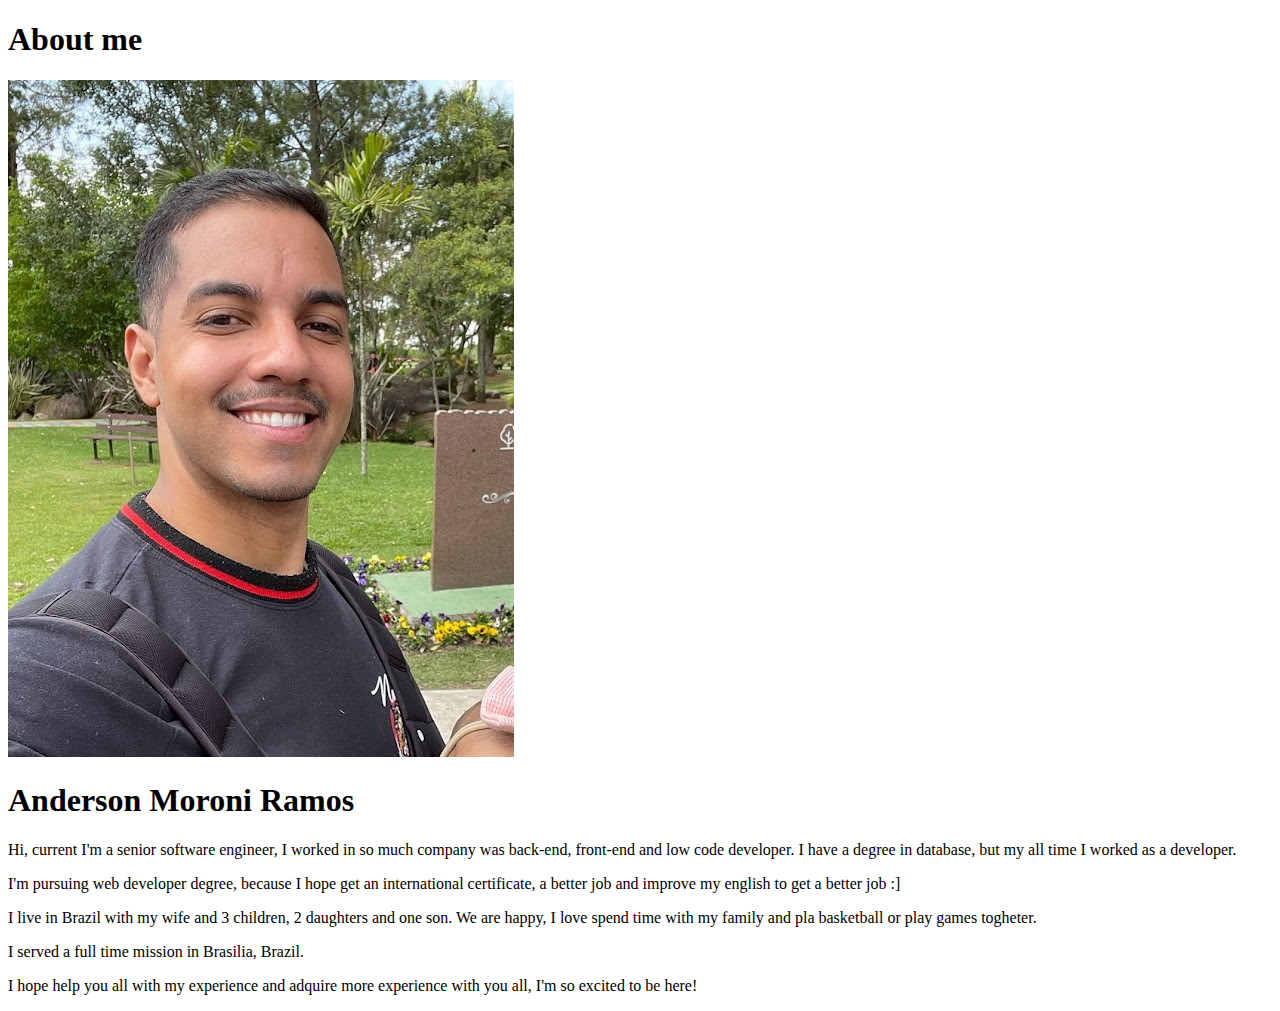
<file: aboutMe/index.html>
<!DOCTYPE html>
<html lang="en">
<head>
    <meta charset="UTF-8">
    <meta name="viewport" content="width=device-width, initial-scale=1.0">
    <title>All About Me</title>
</head>
<body>
    <h1>About me</h1>
    <img src="images/IMG_6504.jpg" alt="Me">
    <h1>Anderson Moroni Ramos</h1>
    <p>
        Hi, current I'm a senior software engineer, I worked in so much company was back-end, front-end and low code developer. I have a degree in database, but my all time I worked as a developer.
    </p>
    <p>
        I'm pursuing web developer degree, because I hope get an international certificate, a better job and improve my english to get a better job :]
    </p>
    <p>
        I live in Brazil with my wife and 3 children, 2 daughters and one son. We are happy, I love spend time with my family and pla basketball
        or play games togheter.
    </p>
    <p>
        I served a full time mission in Brasilia, Brazil. 
    </p>
    <p>
        I hope help you all with my experience and adquire more experience with you all, I'm so excited to be here!
    </p>

</body>
</html>
</file>
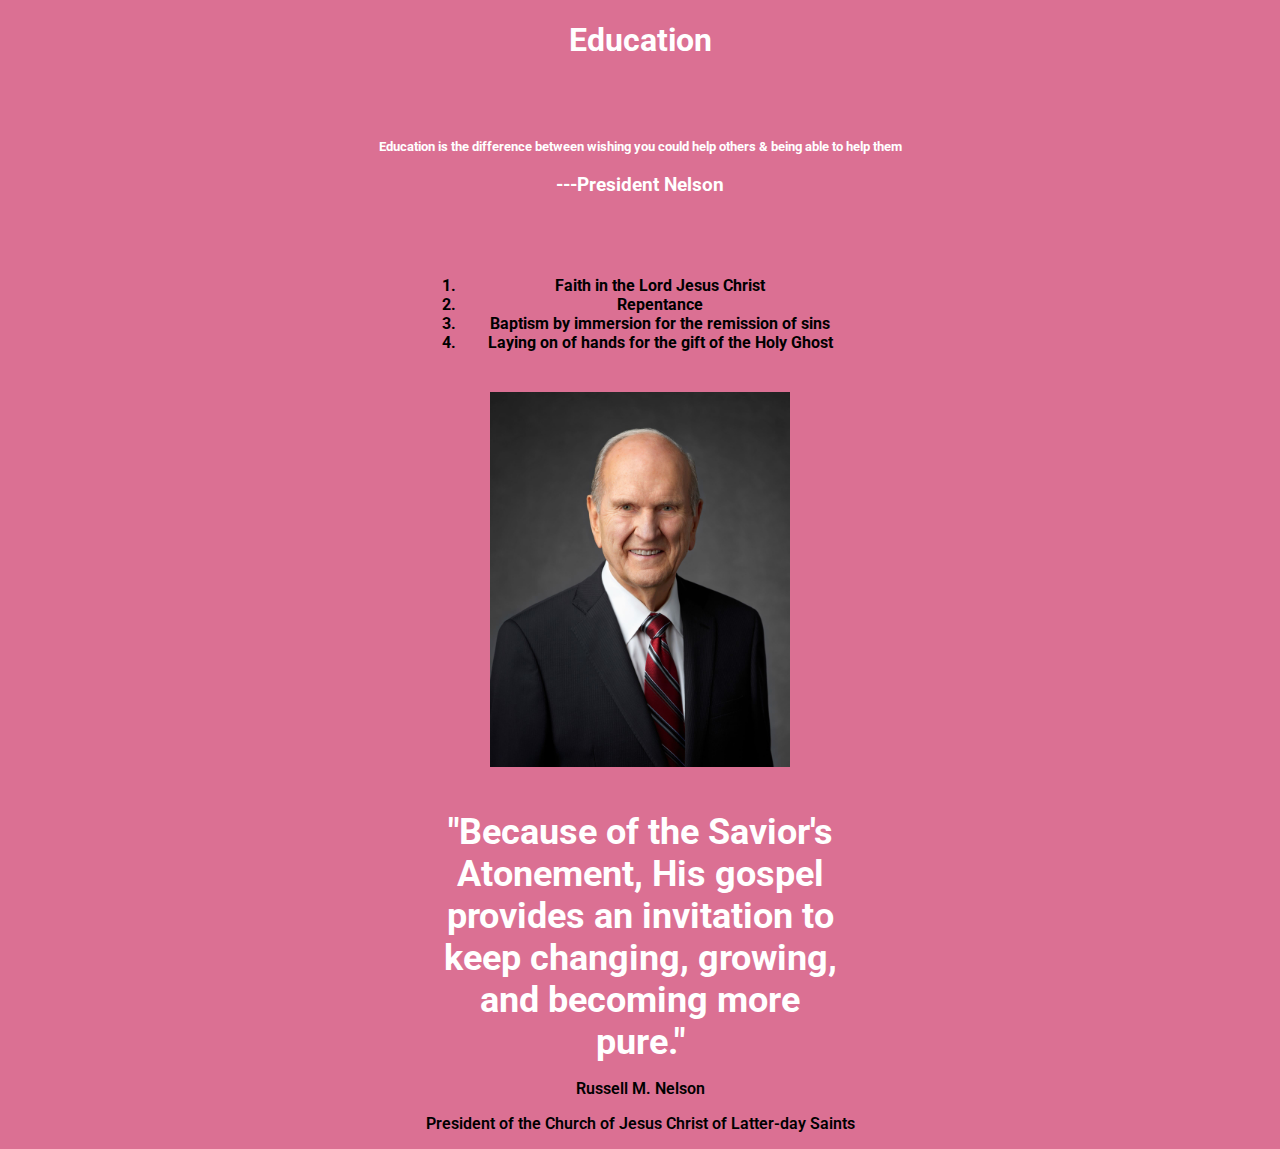
<file: Challenge/index.html>
<!DOCTYPE html>
<html lang="en">
<head>
    <meta charset="UTF-8">
    <meta name="viewport" content="width=device-width, initial-scale=1.0">
    <title>Document</title>
    <link rel="stylesheet" href="styles/style.css">
</head>
<body>
    <header>
        <h1>Education</h1>
        <h5>Education is the difference between wishing you could help others & being able to help them</h5>
        <h3>---President Nelson</h3>
    </header>
    <main>
        <ol>
            <li>Faith in the Lord Jesus Christ</li>
            <li>Repentance</li>
            <li>Baptism by immersion for the remission of sins</li>
            <li>Laying on of hands for the gift of the Holy Ghost</li>
        </ol>
        <img src="imagem/russel.jpeg" alt="Prophet">

        <h2>"Because of the Savior's Atonement, His gospel provides an invitation to keep changing, growing, and becoming more pure."</h2>
        <p>Russell M. Nelson</p>
        <p>President of the Church of Jesus Christ of Latter-day Saints</p>
    </main>
</body>
</html>
</file>
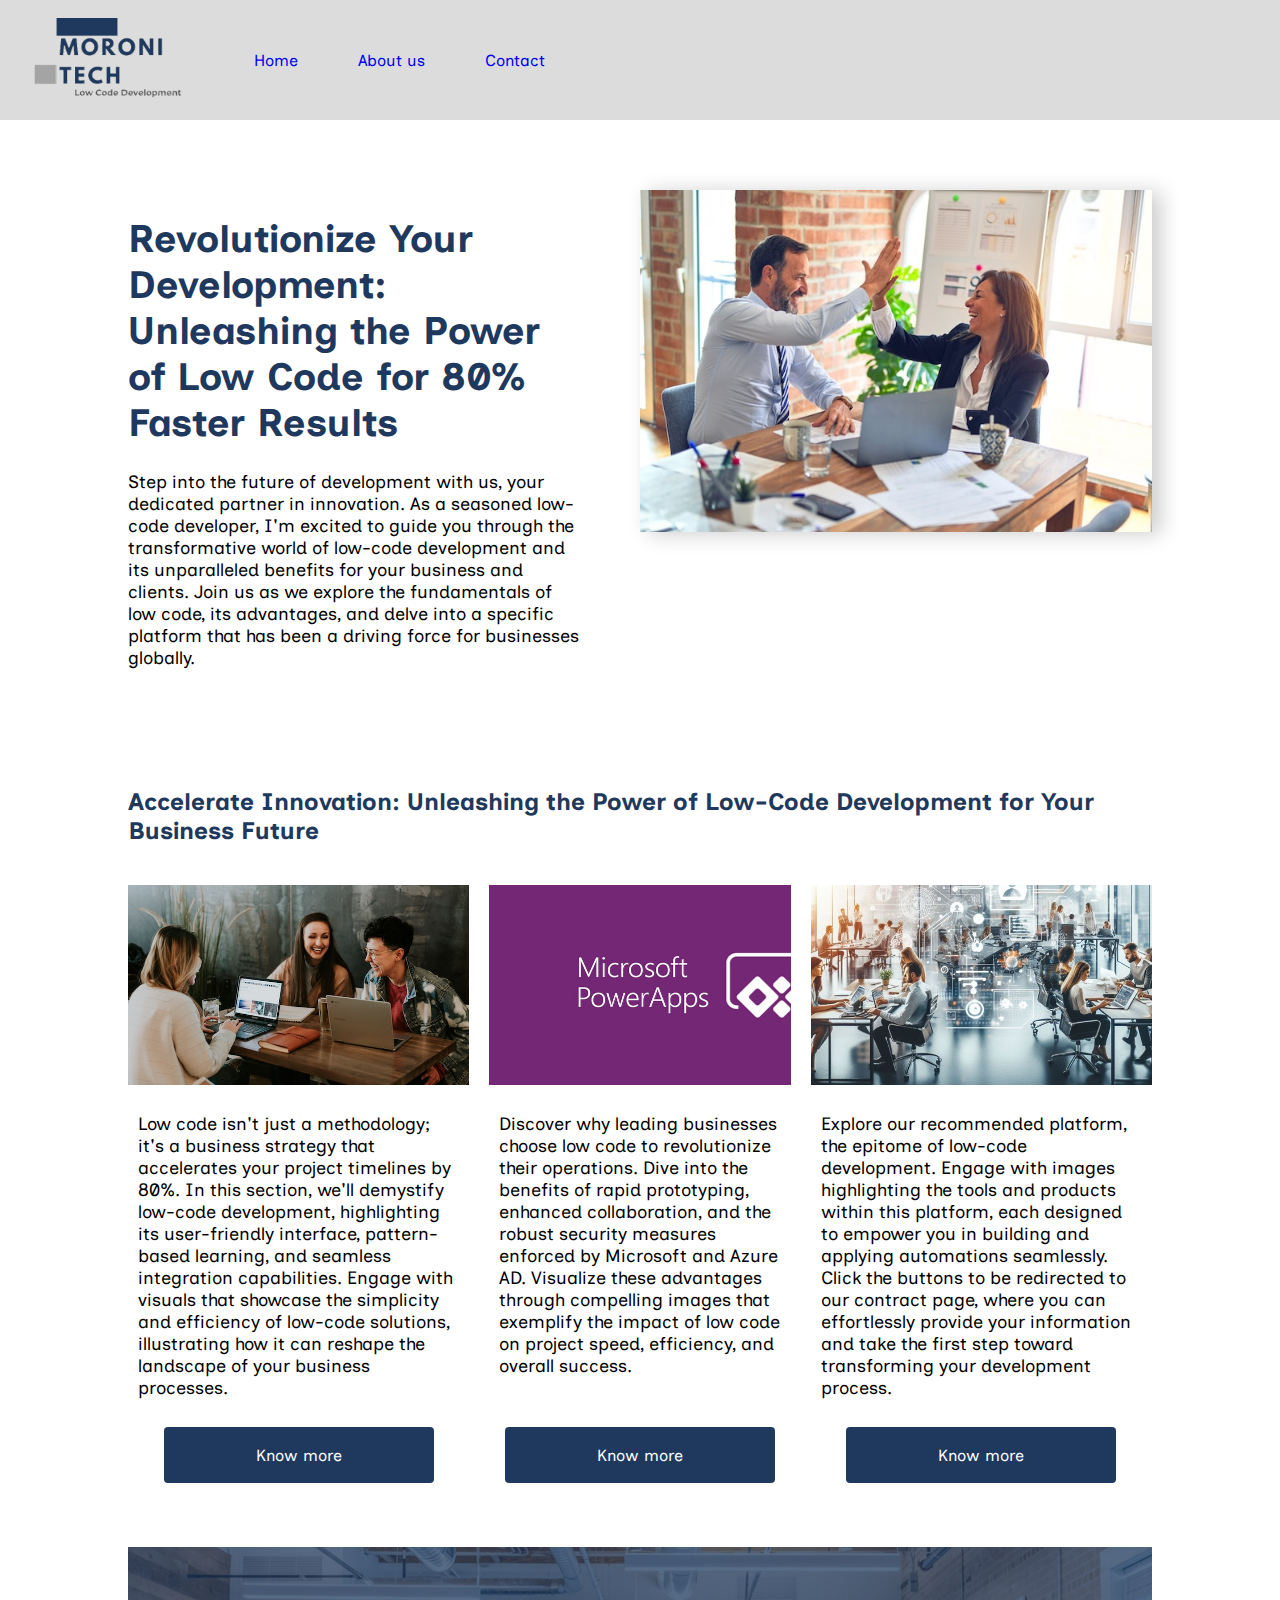
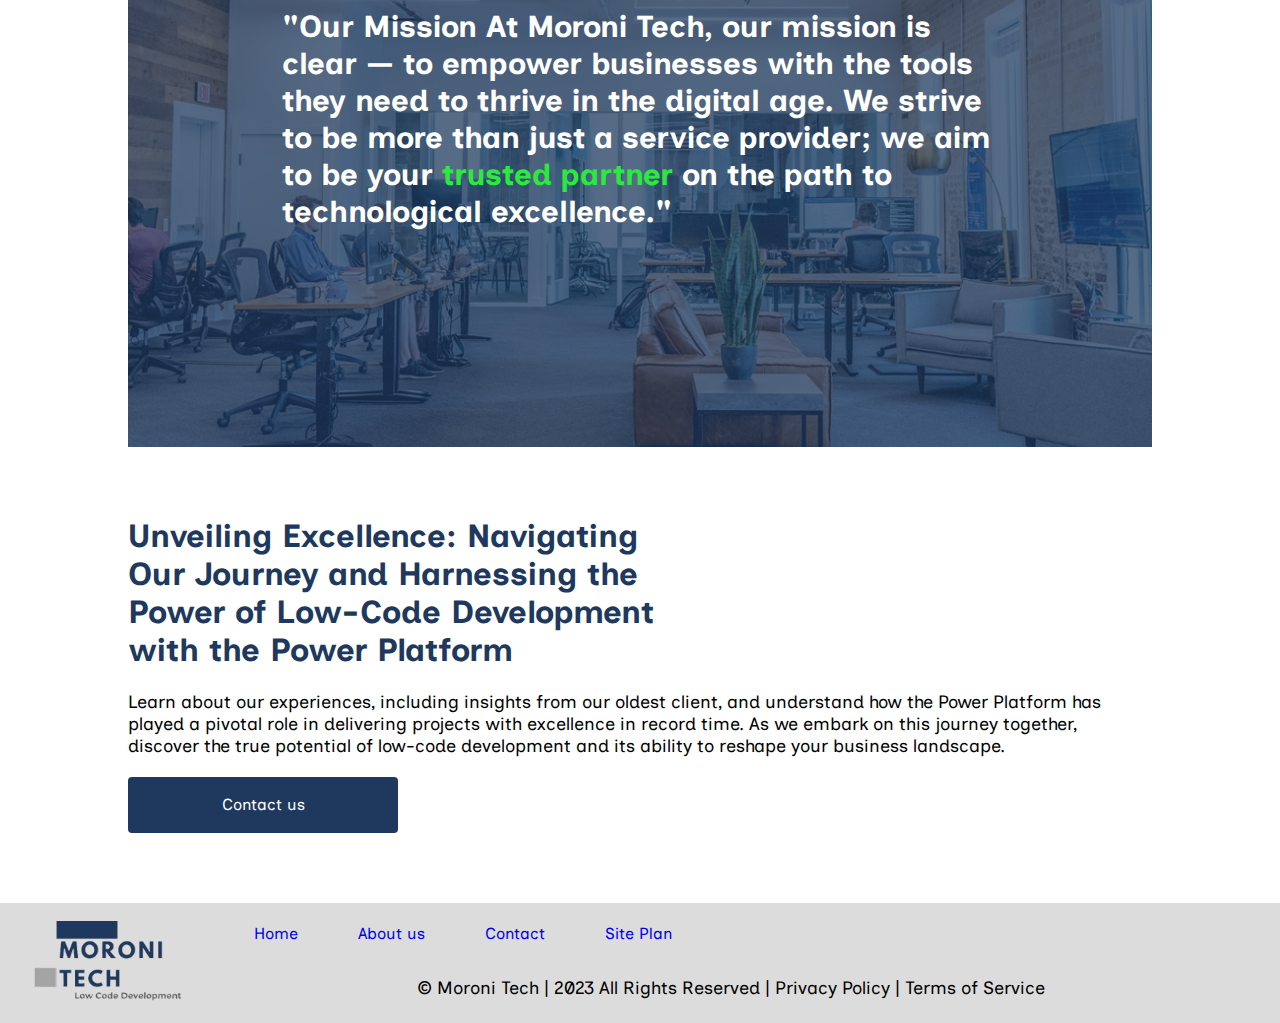
<file: lowcodecourse/index.html>
<!DOCTYPE html>
<html lang="en">
<head>
    <meta charset="UTF-8">
    <meta content="width=device-width, initial-scale=1" name="viewport" />
    <meta name="viewport" content="width=device-width, initial-scale=1.0">
    <title>Moroni Low Code</title>
    <link rel="stylesheet" href="styles/index.css">
</head>
<body>
    <header>
        <div class="content">
            <a href="#">
                <img src="images/minilogo.png" alt="">
            </a>
            <nav>
                <ul>
                    <li>
                        <a href="index.html">Home</a>
                    </li>
                    <li>
                        <a href="aboutus.html">About us</a>
                    </li>
                    <li>
                        <a href="contact.html">Contact</a>
                    </li>
                </ul>
            </nav>
        </div>
    </header>
    <main id="content">
        <section id="major">
            <div class="content">
                <h1>Revolutionize Your Development: Unleashing the Power of Low Code for 80% Faster Results</h1>
                <p>
                    Step into the future of development with us, your dedicated partner in innovation. As a seasoned low-code developer, I'm excited to guide you through the transformative world of low-code development and its unparalleled benefits for your business and clients. Join us as we explore the fundamentals of low code, its advantages, and delve into a specific platform that has been a driving force for businesses globally.
                </p>
            </div>
            <div class="content-image">
                <img src="images/krakenimages-376KN_ISplE-unsplash.jpg" alt="">
            </div>
        </section>

        <h2>Accelerate Innovation: Unleashing the Power of Low-Code Development for Your Business Future</h2>
        <section id="information">
            <article class="article">
                <figure id="image-1">
                </figure>
                <p>Low code isn't just a methodology; it's a business strategy that accelerates your project timelines by 80%. In this section, we'll demystify low-code development, highlighting its user-friendly interface, pattern-based learning, and seamless integration capabilities. Engage with visuals that showcase the simplicity and efficiency of low-code solutions, illustrating how it can reshape the landscape of your business processes.</p>
                <a href="aboutus.html" class="btn-primary">Know more</a>
            </article>
            <article class="article">
                <figure id="image-2">
                </figure>
                <p>Discover why leading businesses choose low code to revolutionize their operations. Dive into the benefits of rapid prototyping, enhanced collaboration, and the robust security measures enforced by Microsoft and Azure AD. Visualize these advantages through compelling images that exemplify the impact of low code on project speed, efficiency, and overall success.</p>
                <a href="aboutus.html" class="btn-primary">Know more</a>
            </article>
            <article class="article">
                <figure id="image-3">
                </figure>
                <p>Explore our recommended platform, the epitome of low-code development. Engage with images highlighting the tools and products within this platform, each designed to empower you in building and applying automations seamlessly. Click the buttons to be redirected to our contract page, where you can effortlessly provide your information and take the first step toward transforming your development process.</p>
                <a href="aboutus.html" class="btn-primary">Know more</a>
            </article>
        </section>
        <section id="slide">
            <div>
                <h1>"Our Mission At Moroni Tech, our mission is clear — to empower businesses with the tools they need to thrive in the digital age. We strive to be more than just a service provider;
                we aim to be your <strong>trusted partner</strong> on the path to technological excellence."</h1>
            </div>
        </section>
        <section id="excellence">
                <h1>Unveiling Excellence: Navigating Our Journey and Harnessing the Power of Low-Code Development with the Power Platform</h1>
                <p>
                    Learn about our experiences, including insights from our oldest client, and understand how the Power Platform has played a pivotal role in delivering projects with excellence in record time. As we embark on this journey together, discover the true potential of low-code development and its ability to reshape your business landscape.
                </p>
                <a href="contact.html" class="btn-primary">Contact us</a>
        </section>
    </main>
    <footer>
        <div class="content">
            <a href="#">
                <img src="images/minilogo.png" alt="">
            </a>
            <div class="links">
                <nav>
                    <ul>
                        <li>
                            <a href="index.html">Home</a>
                        </li>
                        <li>
                            <a href="aboutus.html">About us</a>
                        </li>
                        <li>
                            <a href="contact.html">Contact</a>
                        </li>
                        <li>
                            <a href="site-plan.html">Site Plan</a>
                        </li>
                    </ul>
                </nav>
                <div class="copy-write">
                    <p>© Moroni Tech | 2023 All Rights Reserved | Privacy Policy | Terms of Service</p>
                </div>
            </div>
        </div>
    </footer>
</body>
</html>
</file>
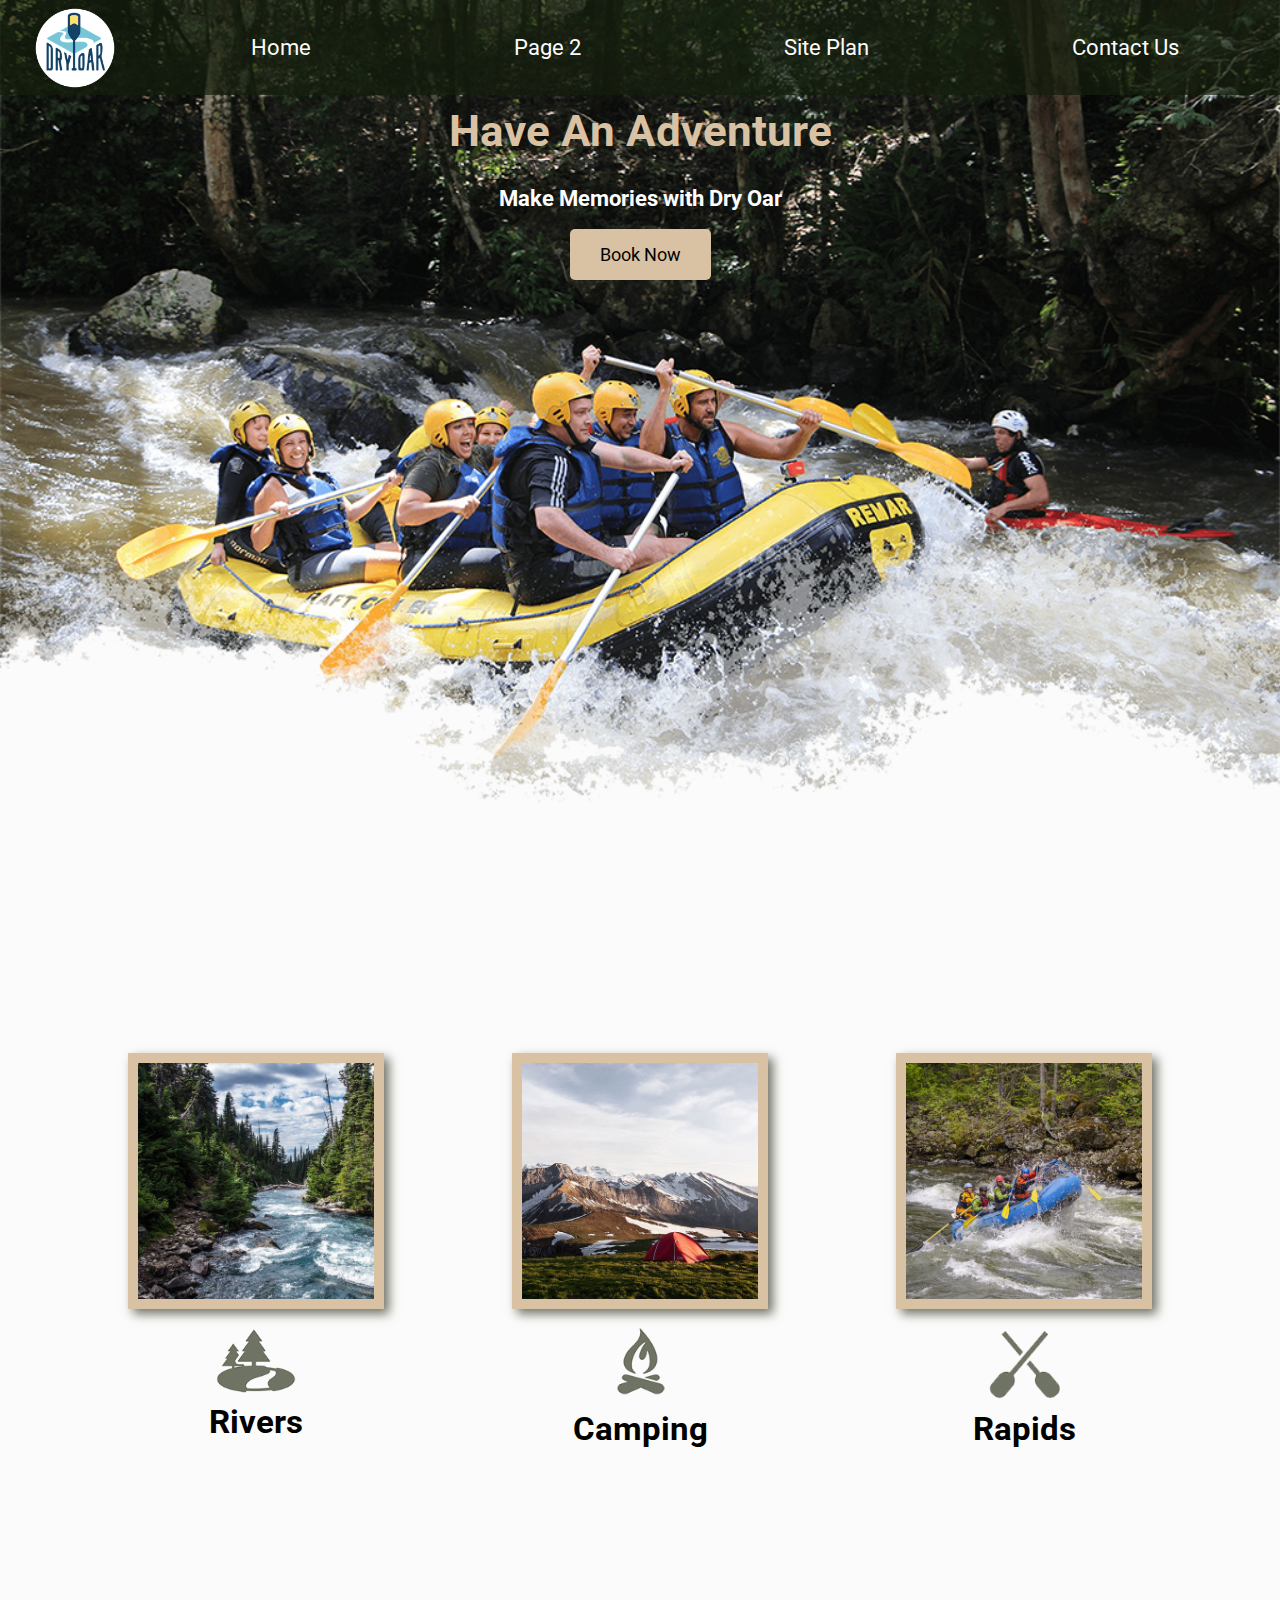
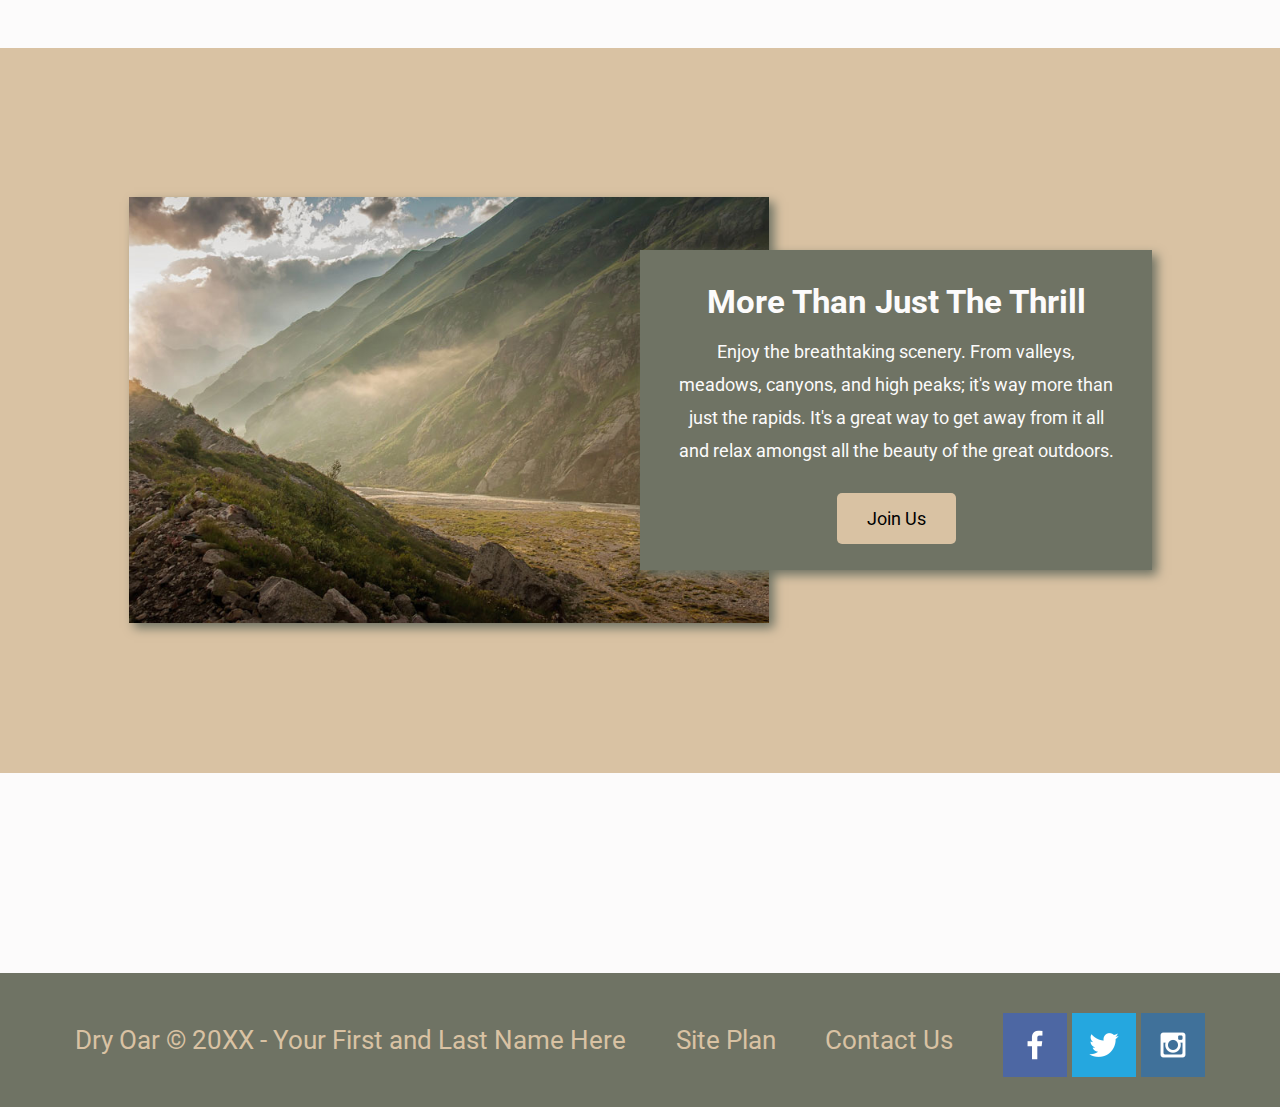
<file: wwr/index.html>
<!DOCTYPE html>
<html lang="en">

<head>
    <meta charset="UTF-8">
    <meta http-equiv="X-UA-Compatible" content="IE=edge">
    <meta name="viewport" content="width=device-width, initial-scale=1.0">
    <title>Home</title>
    <link rel="stylesheet" href="styles/style.css">
</head>

<body>
    <div id="content">
        <header>
            <a id="logo_link" href="index.html">
                <img class="logo" src="images/logo.png" alt="Dry Oar Logo">
            </a>
            <nav>
                <a href="index.html">Home</a>
                <a href="#">Page 2</a>
                <a href="site-plan-rafting.html">Site Plan</a>
                <a href="contactus.html">Contact Us</a>
            </nav>
        </header>
        <div id="hero">
            <div id="hero-box">
                <img id="hero-img" src="images/hero.png" alt="People enjoying white water rafting">
            </div>
            <section id="hero-msg">
                <h1 class="home-title">Have An Adventure</h1>
                <h4>Make Memories with Dry Oar </h4>
                <div class='button-box'>
                    <a class='book' href="contactus.html">Book Now</a>
                </div>
            </section>
        </div>
        <main class="home-grid">
            <section class="rivers-card">
                <img class="card-img" src="images/rivers.jpg" alt="river in forest">
                <img class="icon" src="images/river_icon.png" alt="river icon">
                <h2>Rivers</h2>
            </section>
            <section class="camping-card">
                <img class="card-img" src="images/camping.jpg" alt="tent in mountains">
                <img class="icon" src="images/fire_icon.png" alt="fire icon">
                <h2>Camping</h2>
            </section>
            <section class="rapids-card">
                <img class="card-img" src="images/rapids.jpg" alt="rafting boat">
                <img class="icon" src="images/oars.png" alt="oars icon">
                <h2>Rapids</h2>
            </section>
            <div id="background"></div> 
            <img class="mountains" src="images/mountains.jpg" alt="Misty mountains">
            <section class="msg">
                <h2>More Than Just The Thrill</h2>
                <p>Enjoy the breathtaking scenery. From valleys, meadows, canyons, and high peaks; it's way more than
                    just the rapids. It's a great way to get away from it all and relax amongst all the beauty of the
                    great outdoors. </p>
                <a class='join' href="rivers.html">Join Us</a>
            </section>
        </main>
        <footer>
            <p>Dry Oar &copy; 20XX - Your First and Last Name Here</p>
            <p><a href="site-plan-rafting.html">Site Plan</a></p>
            <p><a href="contactus.html">Contact Us</a></p>
            <div class="social">
                <a href="https://facebook.com">
                    <img src="images/facebook.png" alt="fb icon">
                </a>
                <a href="https://twitter.com">
                    <img src="images/twitter.png" alt="twitter icon">
                </a>
                <a href="https://instagram.com">
                    <img src="images/instagram.png" alt="instagram icon">
                </a>
            </div>
        </footer>
    </div>
</body>

</html>
</file>
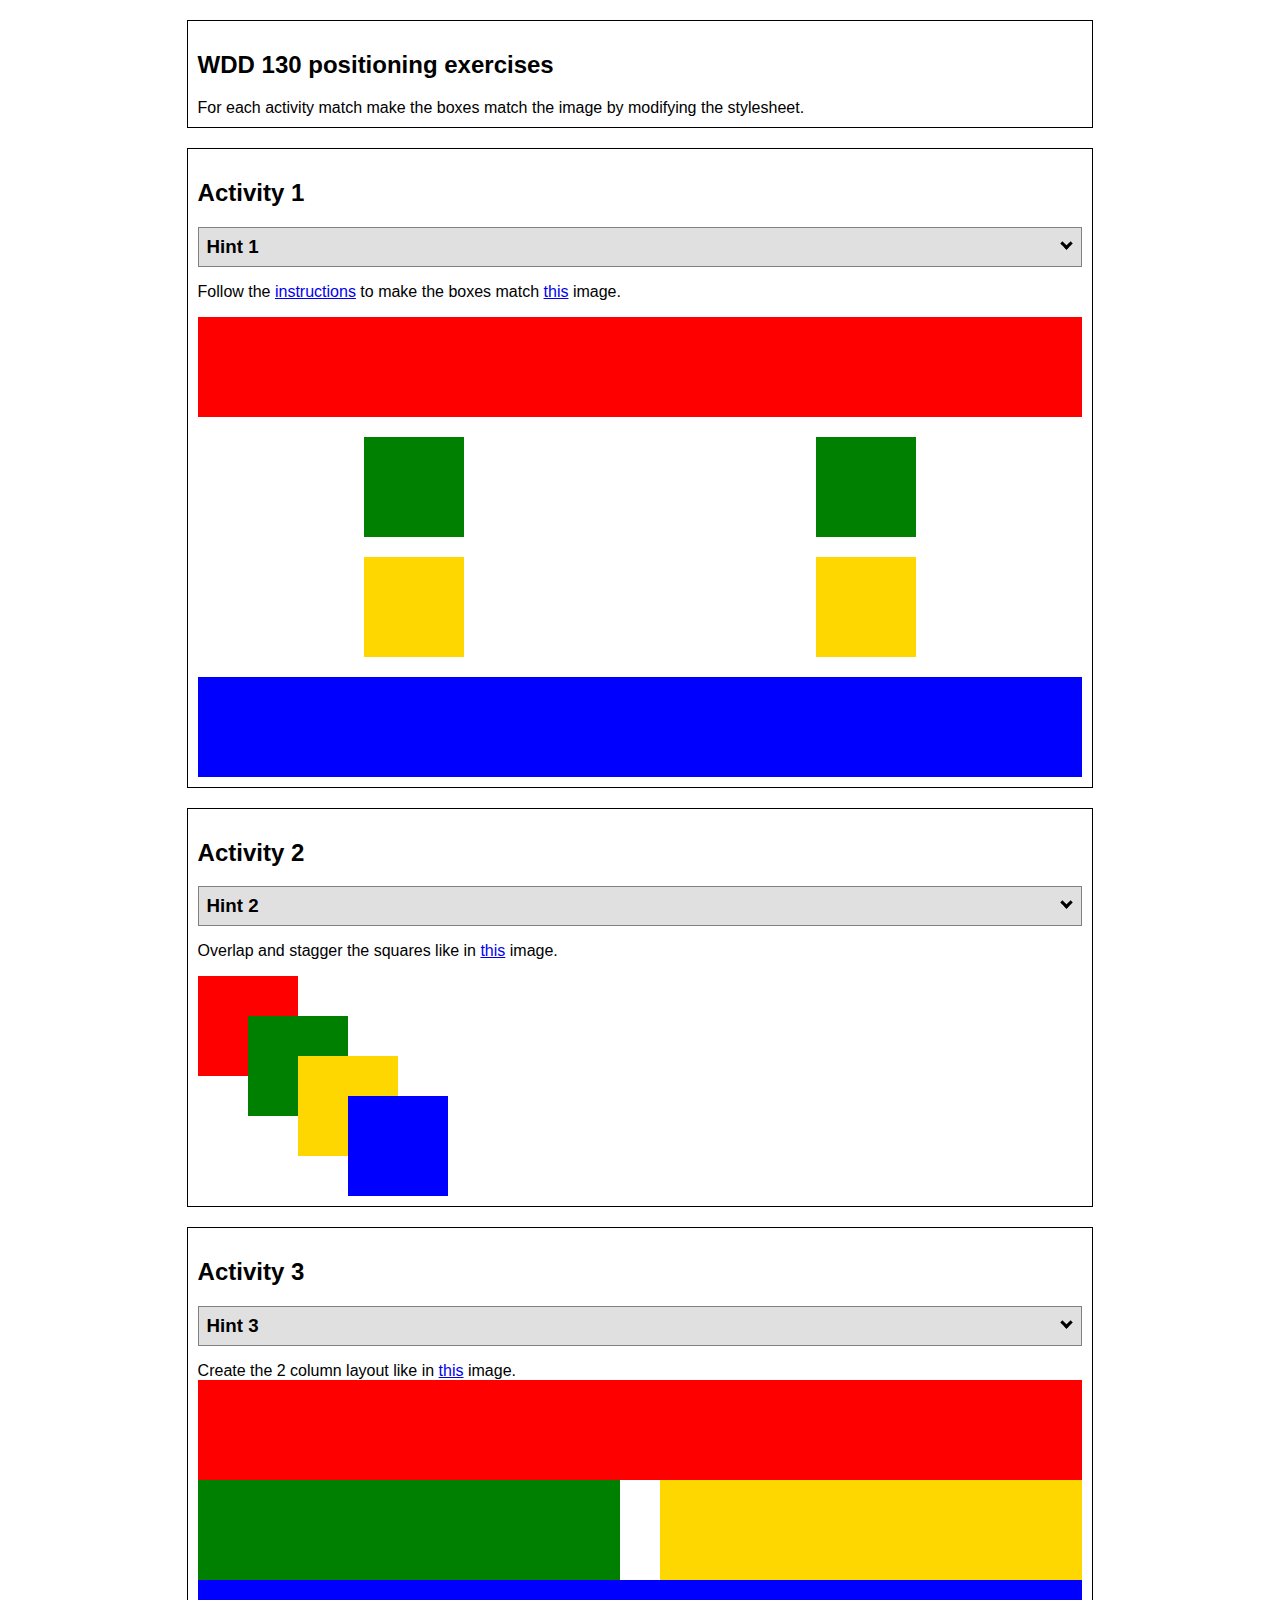
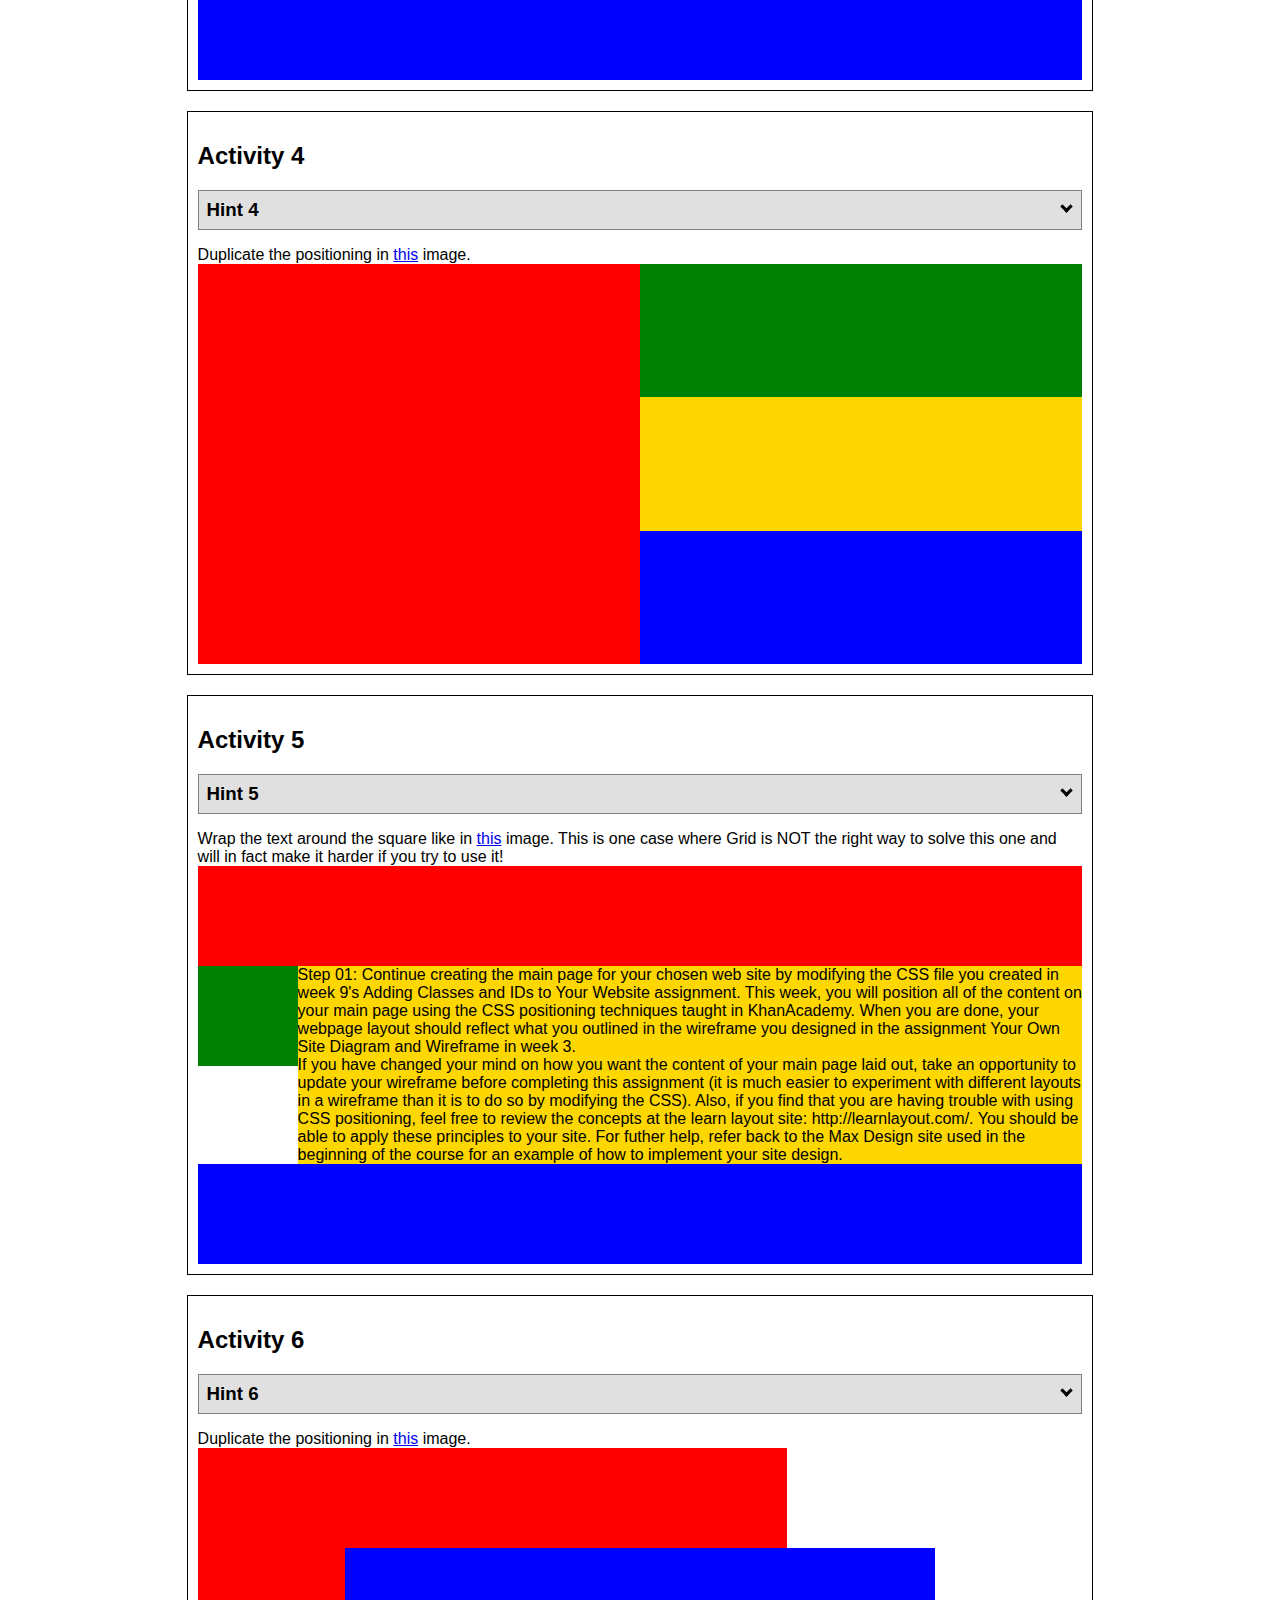
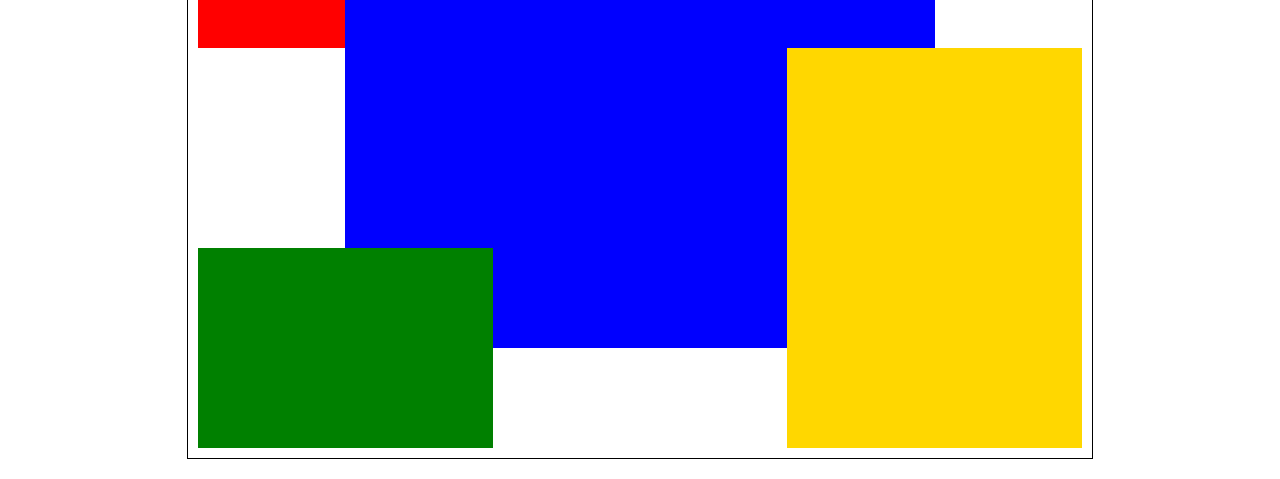
<file: positioning.html>
<!DOCTYPE html>
<html lang="en">
  <head>
    <!-- HTML - Name: positioning.html -->
    <title>Positioning Activity</title>
    <link rel="stylesheet" type="text/css" href="positionstyles.css" />
  </head>
  <body>
    <div class="activity">
      <h2>WDD 130 positioning exercises</h2>
      For each activity match make the boxes match the image by modifying the stylesheet.</div>
    <div class="activity">
      <h2>Activity 1</h2>
      <section class="hint"><input type="checkbox" ><i></i> <h3>Hint 1</h3><div><p>Check out the <a href="https://byui-wdd.github.io/wdd130/activities/w06-css-positioning.html" target="_blank">activity instructions</a> in Ilearn!</p></div></section>
      <p>Follow the <a href="https://byui-wdd.github.io/wdd130/activities/w06-css-positioning.html" target="_blank">instructions</a> to make the boxes match  <a href="https://byui-wdd.github.io/wdd130/images/example1.png" target="_blank">this</a> image.</p>
      <div class="content1" >
        <div class="red1" ></div>
        <div class="green1" ></div>
        <div class="green1" ></div>
        <div class="yellow1"></div>
        <div class="yellow1"></div>
        <div class="blue1"></div>
      </div>
    </div>
    <div class="activity">
      <h2>Activity 2</h2>
      <section class="hint"><input type="checkbox" > <h3>Hint 2</h3><i></i><div>
      <ul>
      <li>grid-template-columns: 50px 50px 50px 50px 50px </li></ul></div></section>
      <p>Overlap and stagger the squares like in <a href="https://byui-wdd.github.io/wdd130/images/example2.png" target="_blank">this</a> image.</p>
      <div class="content2" >
        <div class="red2" ></div>
        <div class="green2" ></div>
        <div class="yellow2"></div>
        <div class="blue2"></div>
      </div>
    </div>
    <div class="activity">
      <h2>Activity 3</h2>
      <section class="hint"><input type="checkbox" > <h3>Hint 3</h3><i></i><div><p>This one is going to be best solved with CSS Grid. Remember to make the boxes the right width first...then start moving them around. </p><h4>Properties used:</h4><ul><li>display:grid;</li><li>grid-template-columns:</li><li>grid-column-gap:</li>
        <li>grid-column:</li>  </ul></div></section>
      Create the 2 column layout like in <a href="https://byui-wdd.github.io/wdd130/images/example3.png" target="_blank">this</a>  image.
      <div class="content3" >
        <div class="red3" ></div>
        <div class="green3" ></div>
        <div class="yellow3"></div>
        <div class="blue3"></div>
      </div>
    </div>
    <div class="activity">
      <h2>Activity 4</h2>
      <section class="hint"><input type="checkbox" > <h3>Hint 4</h3><i></i><div><p>For the others we have been primarily concerned with width. For this one you will need to adjust height as well. </p><h4>Properties used:</h4><ul><li>display:grid;</li><li>grid-template-columns:</li><li>grid-row:</li></ul></div></section>
      Duplicate the positioning in <a href="https://byui-wdd.github.io/wdd130/images/example4.png" target="_blank">this</a> image. 
      <div class="content4" >
        <div class="red4" ></div>
        <div class="green4" ></div>
        <div class="yellow4"></div>
        <div class="blue4"></div>
      </div>
    </div>

    <div class="activity">
      <h2>Activity 5</h2>
      <section class="hint"><input type="checkbox" > <h3>Hint 5</h3><i></i><div><p>Grid is <strong>not</strong> the right way to do this.  In fact there is only one way to really do that...and that is with float. Remember that we float the thing we want the text to wrap around.  Also remember to start by making all the shapes the right size and shape.</p><h4>Properties used:</h4><ul><li>float: left;</li></ul></div></section>
      Wrap the text around the square like in <a href="https://byui-wdd.github.io/wdd130/images/example5.png" target="_blank">this</a> image. This is one case where Grid is NOT the right way to solve this one and will in fact make it harder if you try to use it!
      <div class="content5" >
        <div class="red5" ></div>
        <div class="green5" ></div>
        <div class="yellow5">Step 01: Continue creating the main page for your chosen web site by modifying the CSS file you created in week 9's Adding Classes and IDs to Your Website assignment. This week, you will position all of the content on your main page using the CSS positioning techniques taught in KhanAcademy. When you are done, your webpage layout should reflect what you outlined in the wireframe you designed in the assignment Your Own Site Diagram and Wireframe in week 3. <br />
          If you have changed your mind on how you want the content of your main page laid out, take an opportunity to update your wireframe before completing this assignment (it is much easier to experiment with different layouts in a wireframe than it is to do so by modifying the CSS). Also, if you find that you are having trouble with using CSS positioning, feel free to review the concepts at the learn layout site: http://learnlayout.com/. You should be able to apply these principles to your site. For futher help, refer back to the Max Design site used in the beginning of the course for an example of how to implement your site design.</div>
        <div class="blue5"></div>
      </div>
    </div>
    <div class="activity">
      <h2>Activity 6</h2>
      <section class="hint"><input type="checkbox" > <h3>Hint 6</h3><i></i><div><p>This one is all about visualizing the grid behind the layout. If you are having a hard time doing that first: all the sizes are even multiples of 100, and second here is another example with the lines drawn: <a href="https://byui-wdd.github.io/wdd130/images/example6-hint.png" target="_blank">example 6 with lines</a>. For this one you will find it easiest if you use px for the column width. You can also use <kbd>z-index</kbd> to control the element layering.    </p><h4>Properties used:</h4><ul><li>display:grid;</li><li>grid-template-columns:</li><li>grid-column:</li><li>grid-row:</li><li><a href="https://www.w3schools.com/cssref/pr_pos_z-index.asp" target="_blank">z-index:</a></li></ul></div></section>
      Duplicate the positioning in <a href="https://byui-wdd.github.io/wdd130/images/example6.png" target="_blank">this</a> image.
      <div class="content6" >
        <div class="red6" ></div>
        <div class="green6" ></div>
        <div class="yellow6"></div>
        <div class="blue6"></div>
      </div>
    </div>
  </body>
</html>
</file>
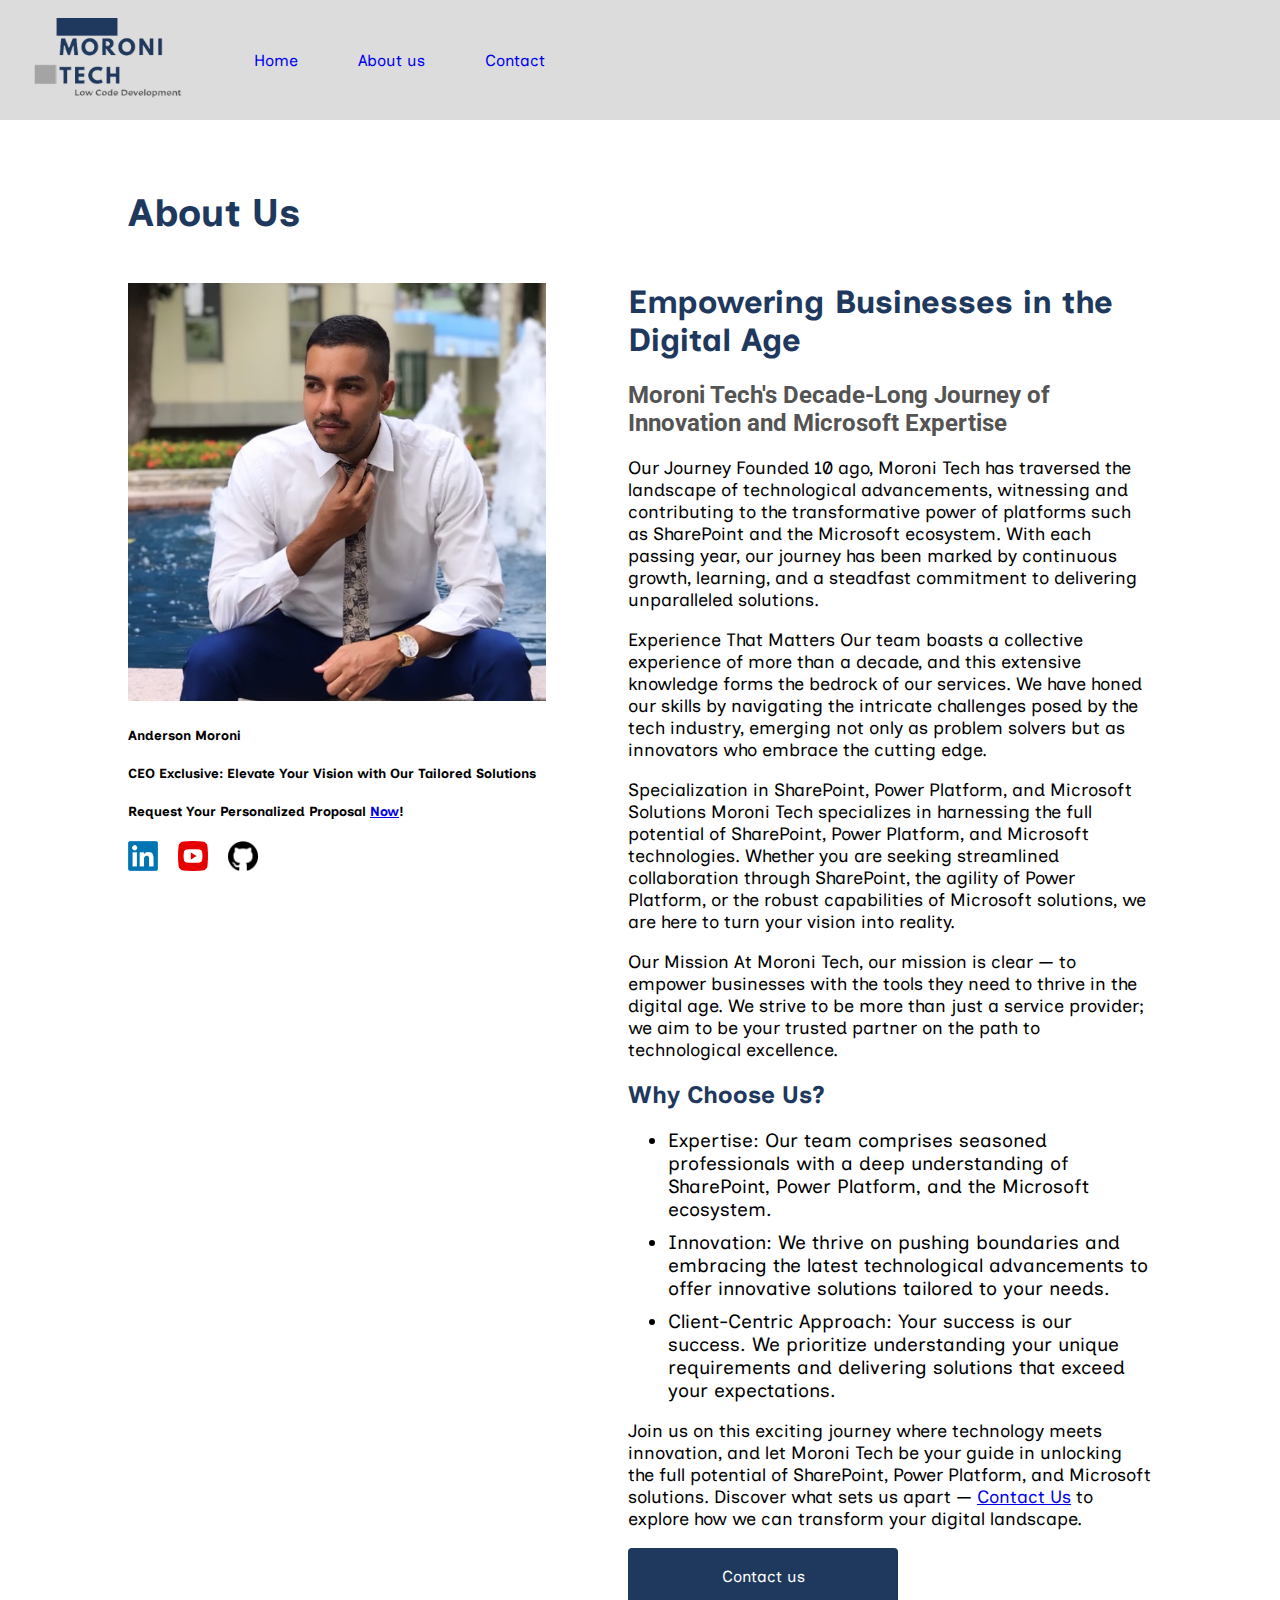
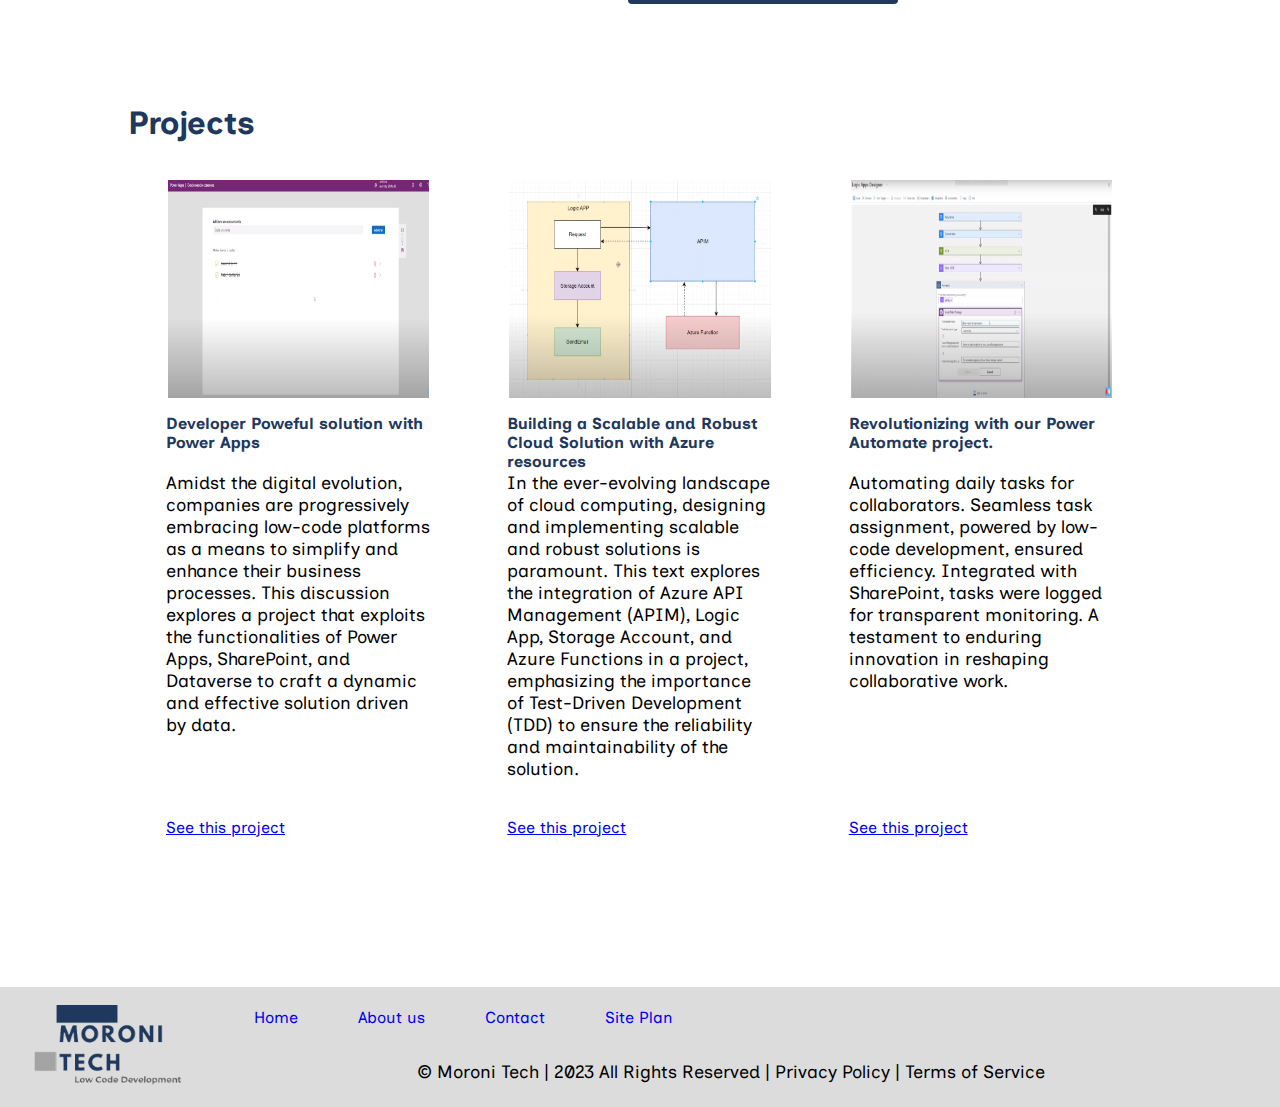
<file: lowcodecourse/aboutus.html>
<!DOCTYPE html>
<html lang="en">
<head>
    <meta charset="UTF-8">
    <meta name="viewport" content="width=device-width, initial-scale=1.0">
    <title>About Us</title>
    <link rel="stylesheet" href="styles/index.css">
    <link rel="stylesheet" href="styles/aboutus.css">
</head>
<body>
    <header>
        <div class="content">
            <a href="#">
                <img src="images/minilogo.png" alt="">
            </a>
            <nav>
                <ul>
                    <li>
                        <a href="index.html">Home</a>
                    </li>
                    <li>
                        <a href="aboutus.html">About us</a>
                    </li>
                    <li>
                        <a href="contact.html">Contact</a>
                    </li>
                </ul>
            </nav>
        </div>
    </header>
    <main id="content">
        <h1 class="title">About Us</h1>
        <section id="major-about">
            <div class="perfil">
                <figure>
                    <img src="images/55F6D064-AF8E-4567-B74D-22D0FDC21C78.jpg" alt="">
                </figure>
                <hgroup>
                    <h5>Anderson Moroni</h5>
                    <h5>CEO Exclusive: Elevate Your Vision with Our Tailored Solutions</h5>
                    <h5>Request Your Personalized Proposal <a href="contact.html">Now</a>!</h5>
                </hgroup>
                <div>
                    <ul>
                        <li>
                            <figure>
                                <a href="https://www.linkedin.com/in/anderson-moroni-03b075b5/" target="_blank">
                                    <img src="images/LinkedIn_logo_initials.png" alt="linkedin">
                                </a>
                            </figure>
                        </li>
                        <li>
                            <figure>
                                <a href="https://www.youtube.com/@andersonmorony" target="_blank">
                                    <img src="images/image.png" alt="youtube">
                                </a>    
                            </figure>
                        </li>
                        <li>
                            <figure>
                                <a href="https://github.com/andersonmorony/" target="_blank">
                                    <img src="images/instagram-logo-2D3332C00B-seeklogo.com.png" alt="github">
                                </a>
                            </figure>
                        </li>
                    </ul>
                </div>
            </div>
            <div class="content">
                <h1>Empowering Businesses in the Digital Age</h1>
                <h2>Moroni Tech's Decade-Long Journey of Innovation and Microsoft Expertise</h2>
                <p>Our Journey Founded 10 ago, Moroni Tech has traversed the landscape of technological advancements, witnessing and contributing to the transformative power of platforms such as SharePoint and the Microsoft ecosystem. With each passing year, our journey has been marked by continuous growth, learning, and a steadfast commitment to delivering unparalleled solutions.</p>
                <p>Experience That Matters Our team boasts a collective experience of more than a decade, and this extensive knowledge forms the bedrock of our services. We have honed our skills by navigating the intricate challenges posed by the tech industry, emerging not only as problem solvers but as innovators who embrace the cutting edge.</p>
                <p>Specialization in SharePoint, Power Platform, and Microsoft Solutions Moroni Tech specializes in harnessing the full potential of SharePoint, Power Platform, and Microsoft technologies. Whether you are seeking streamlined collaboration through SharePoint, the agility of Power Platform, or the robust capabilities of Microsoft solutions, we are here to turn your vision into reality.</p>
                <p>Our Mission At Moroni Tech, our mission is clear — to empower businesses with the tools they need to thrive in the digital age. We strive to be more than just a service provider; we aim to be your trusted partner on the path to technological excellence.</p>
                <h2>Why Choose Us?</h2>
                <ul>
                    <li>Expertise: Our team comprises seasoned professionals with a deep understanding of SharePoint, Power Platform, and the Microsoft ecosystem. </li>
                    <li>Innovation: We thrive on pushing boundaries and embracing the latest technological advancements to offer innovative solutions tailored to your needs.</li>
                    <li>Client-Centric Approach: Your success is our success. We prioritize understanding your unique requirements and delivering solutions that exceed your expectations. </li>
                </ul>
                <p>
                    Join us on this exciting journey where technology meets innovation, and let Moroni Tech be your guide in unlocking the full potential of SharePoint, Power Platform, and Microsoft solutions. Discover what sets us apart — <a href="contact.html">Contact Us</a> to explore how we can transform your digital landscape.
                </p>
                <a href="contact.html" class="btn-primary">Contact us</a>
            </div>
        </section>
        <h1>Projects</h1>
        <section id="projects">
            <article class="article">
                <figure>
                    <img src="images/powerp.png" alt="">
                </figure>
                <h4>Developer Poweful solution with Power Apps</h4>
                <p>Amidst the digital evolution, companies are progressively embracing low-code platforms as a means to simplify and enhance their business processes. This discussion explores a project that exploits the functionalities of Power Apps, SharePoint, and Dataverse to craft a dynamic and effective solution driven by data.</p>
                <a href="https://www.youtube.com/watch?v=XUV3HZeA7v8" target="_blank">See this project</a>
            </article>
            <article class="article">
                <figure>
                    <img src="images/project.png" alt="">
                </figure>
                <h4>Building a Scalable and Robust Cloud Solution with Azure resources</h4>
                <p>In the ever-evolving landscape of cloud computing, designing and implementing scalable and robust solutions is paramount. This text explores the integration of Azure API Management (APIM), Logic App, Storage Account, and Azure Functions in a project, emphasizing the importance of Test-Driven Development (TDD) to ensure the reliability and maintainability of the solution.</p>
                <a href="https://www.youtube.com/watch?v=dZbtn817PjE&t=99s" target="_blank">See this project</a>
            </article>
            <article class="article">
                <figure>
                    <img src="images/logicapp.png" alt="">
                </figure>
                <h4>Revolutionizing with our Power Automate project.</h4>
                <p>Automating daily tasks for collaborators. Seamless task assignment, powered by low-code development, ensured efficiency. Integrated with SharePoint, tasks were logged for transparent monitoring. A testament to enduring innovation in reshaping collaborative work.</p>
                <a href="https://www.youtube.com/watch?v=BoiUQ_7qSmk" target="_blank">See this project</a>
            </article>
        </section>
    </main>
    <footer>
        <div class="content">
            <a href="#">
                <img src="images/minilogo.png" alt="">
            </a>
            <div class="links">
                <nav>
                    <ul>
                        <li>
                            <a href="index.html">Home</a>
                        </li>
                        <li>
                            <a href="aboutus.html">About us</a>
                        </li>
                        <li>
                            <a href="contact.html">Contact</a>
                        </li>
                        <li>
                            <a href="site-plan.html">Site Plan</a>
                        </li>
                    </ul>
                </nav>
                <div class="copy-write">
                    <p>© Moroni Tech | 2023 All Rights Reserved | Privacy Policy | Terms of Service</p>
                </div>
            </div>
        </div>
    </footer>
</body>
</html>
</file>
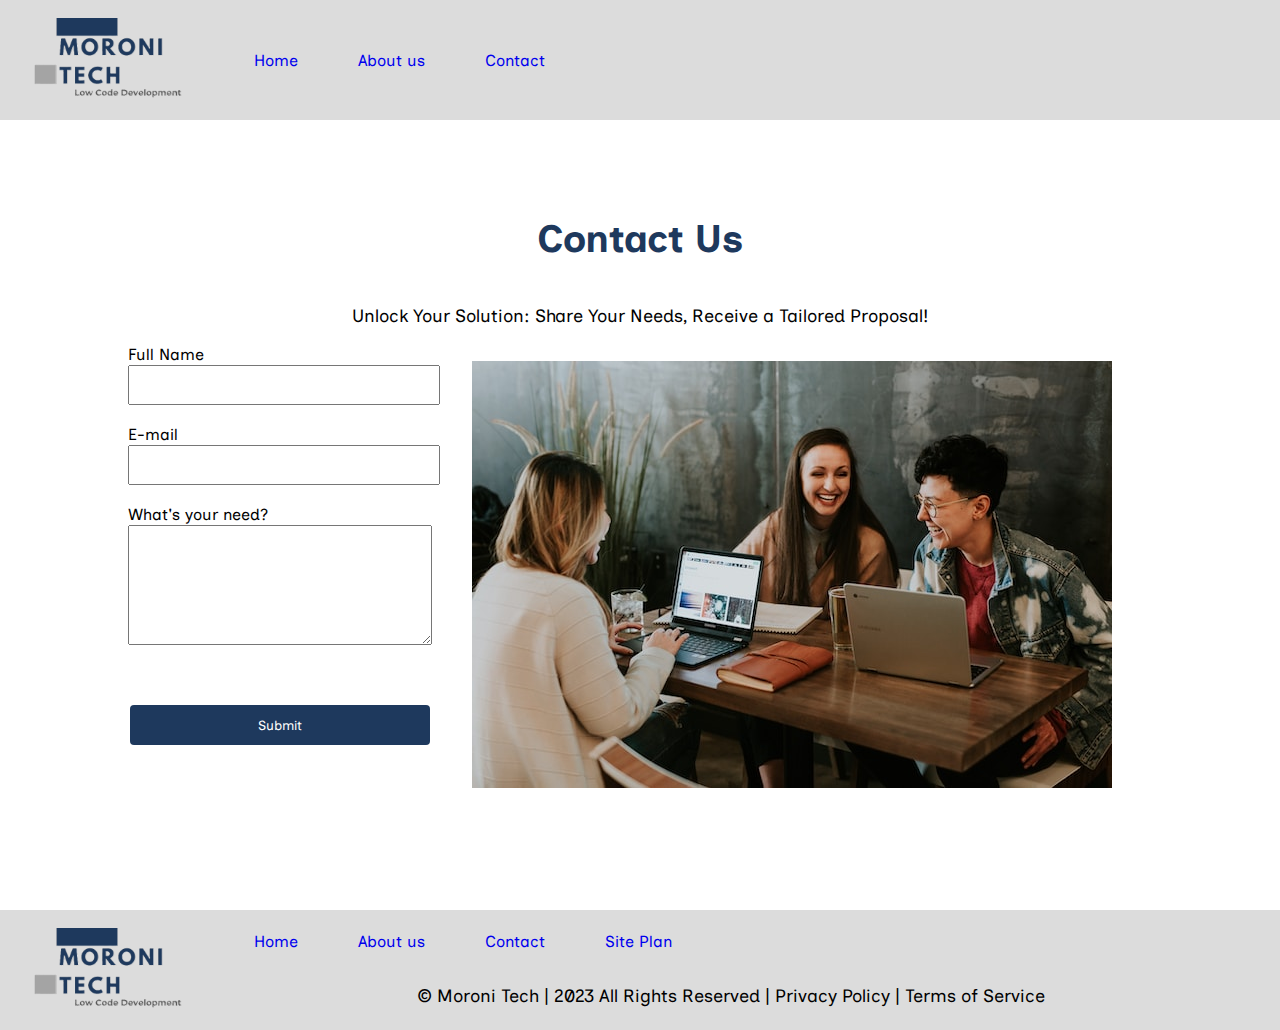
<file: lowcodecourse/contact.html>
<!DOCTYPE html>
<html lang="en">
<head>
    <meta charset="UTF-8">
    <meta name="viewport" content="width=device-width, initial-scale=1.0">
    <title>Contact Us</title>
    <link rel="stylesheet" href="styles/index.css">
    <link rel="stylesheet" href="styles/contactus.css">
</head>
<body>
    <header>
        <div class="content">
            <a href="#">
                <img src="images/minilogo.png" alt="">
            </a>
            <nav>
                <ul>
                    <li>
                        <a href="index.html">Home</a>
                    </li>
                    <li>
                        <a href="aboutus.html">About us</a>
                    </li>
                    <li>
                        <a href="contact.html">Contact</a>
                    </li>
                </ul>
            </nav>
        </div>
    </header>
    <main id="content">
        <section id="header">
            <h1 class="title">Contact Us</h1>
            <p>Unlock Your Solution: Share Your Needs, Receive a Tailored Proposal!</p>
        </section>
        <section id="form">
            <form action="">
                <div>
                    <label for="name">Full Name</label>
                    <input id="name" required name="name" type="text">
                </div>
                <div>
                    <label for="email">E-mail</label>
                    <input id="email" required name="email" type="email">
                </div>
                <div>
                    <label for="needs">What's your need?</label>
                    <textarea name="needs" required id="needs" cols="30" rows="10"></textarea>
                </div>
                <button type="submit" class="btn-primary btn-submit">Submit</button>
            </form>
            <figure>
                <img src="images/brooke-cagle-g1Kr4Ozfoac-unsplash.jpg" alt="contact">
            </figure>
        </section>
    </main>
    <footer>
        <div class="content">
            <a href="#">
                <img src="images/minilogo.png" alt="">
            </a>
            <div class="links">
                <nav>
                    <ul>
                        <li>
                            <a href="index.html">Home</a>
                        </li>
                        <li>
                            <a href="aboutus.html">About us</a>
                        </li>
                        <li>
                            <a href="contact.html">Contact</a>
                        </li>
                        <li>
                            <a href="site-plan.html">Site Plan</a>
                        </li>
                    </ul>
                </nav>
                <div class="copy-write">
                    <p>© Moroni Tech | 2023 All Rights Reserved | Privacy Policy | Terms of Service</p>
                </div>
            </div>
        </div>
    </footer>
</body>
</html>
</file>
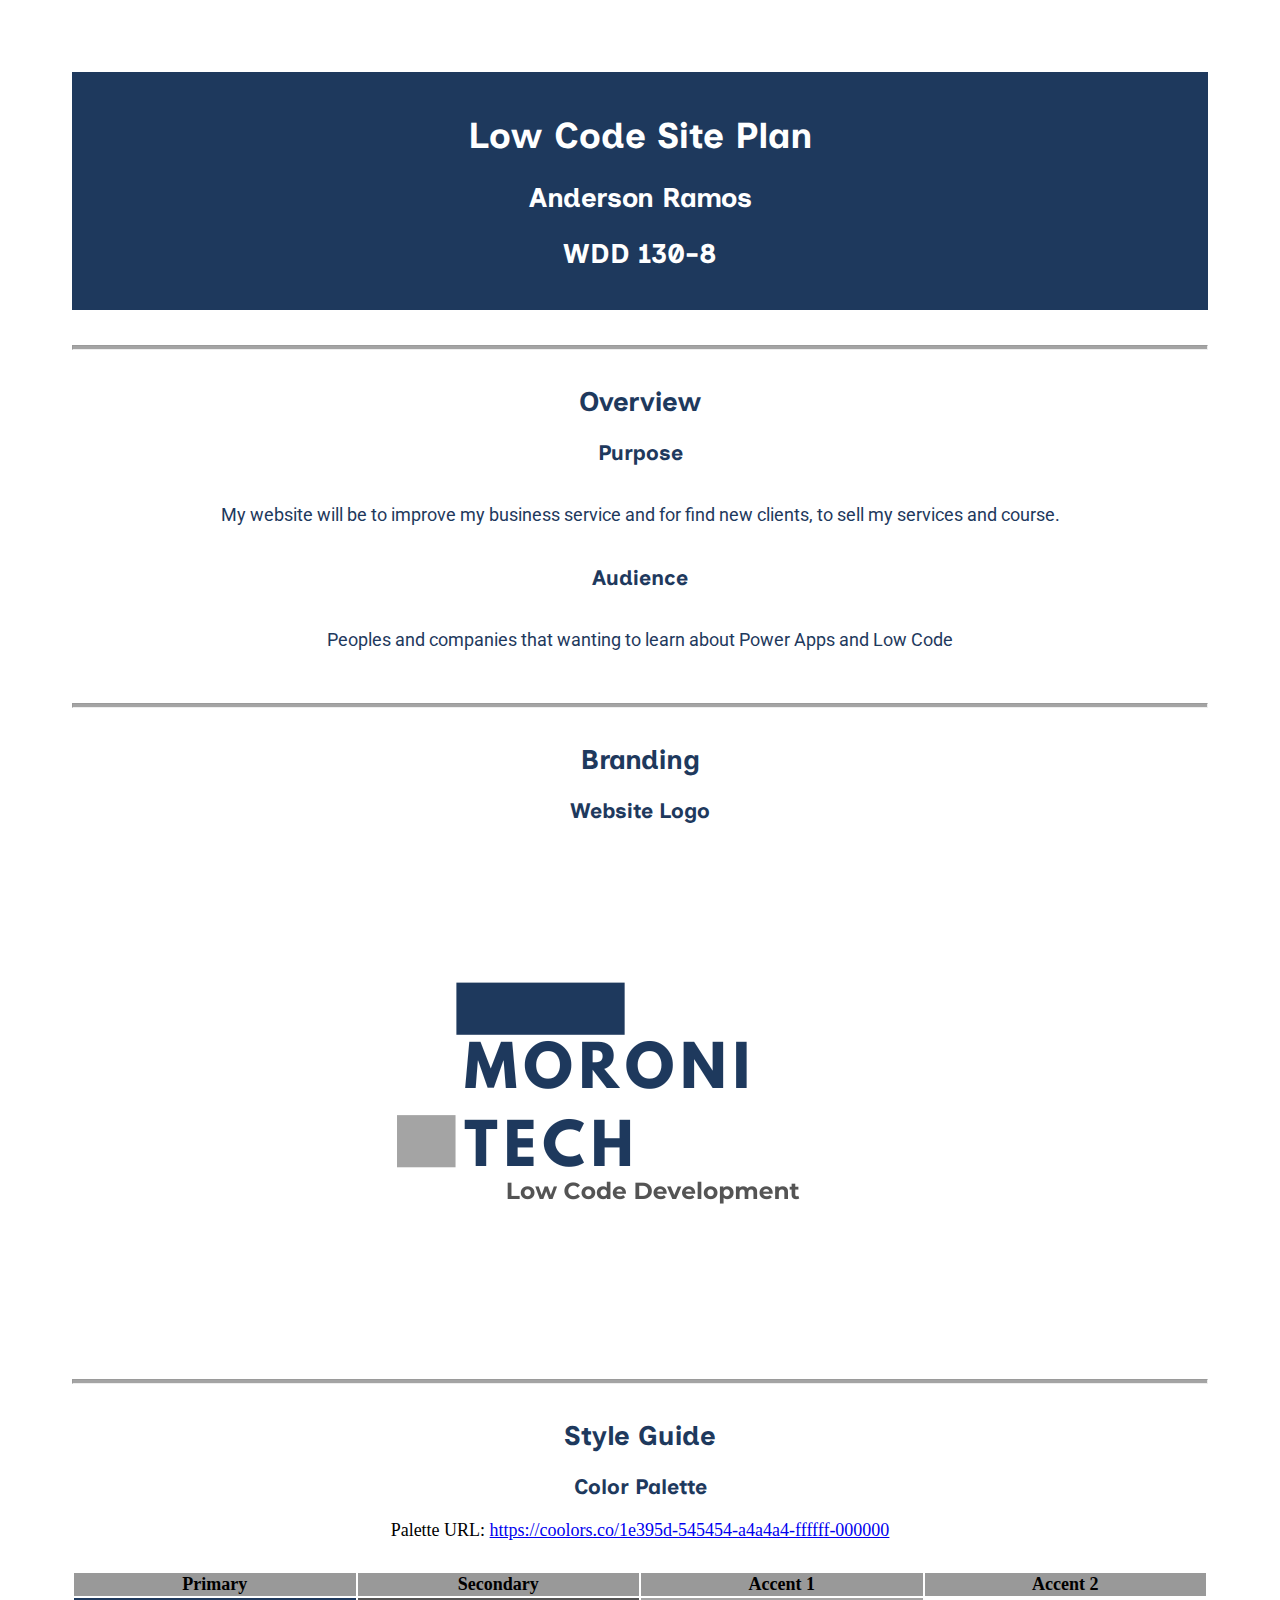
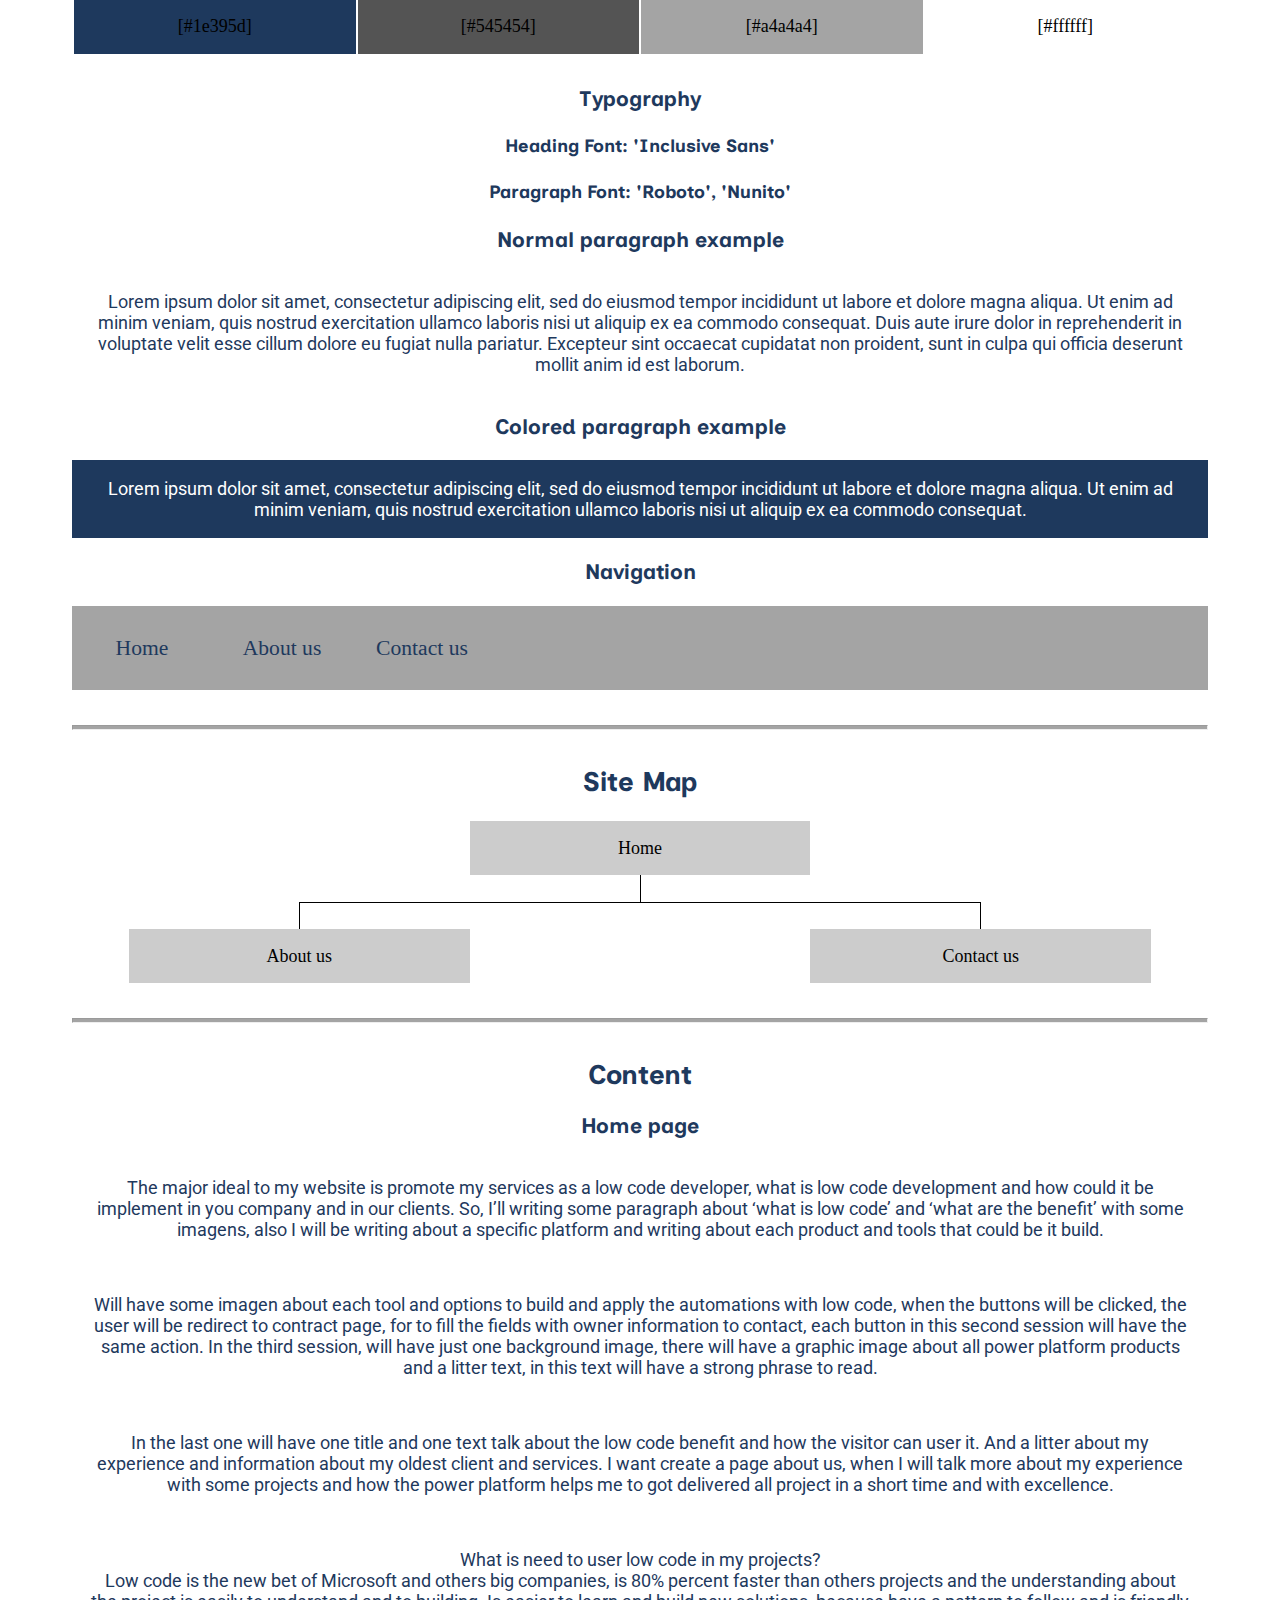
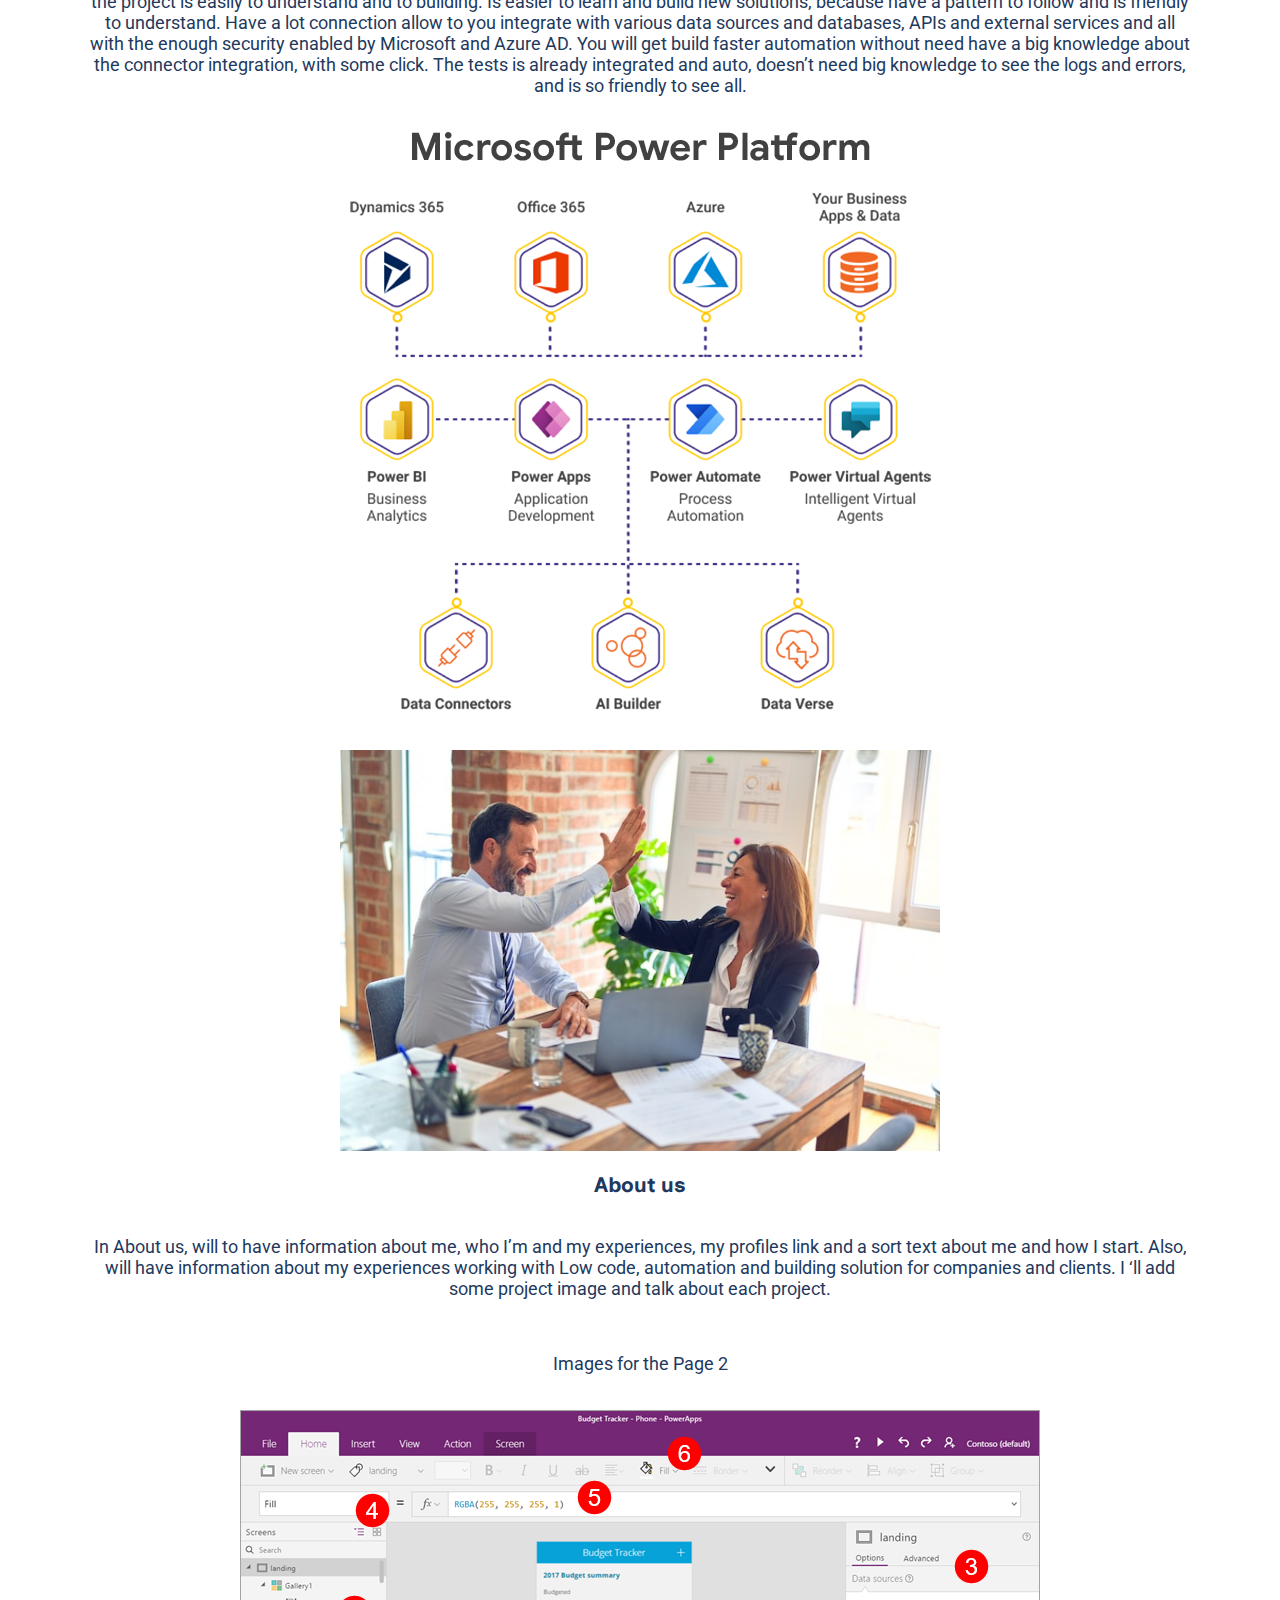
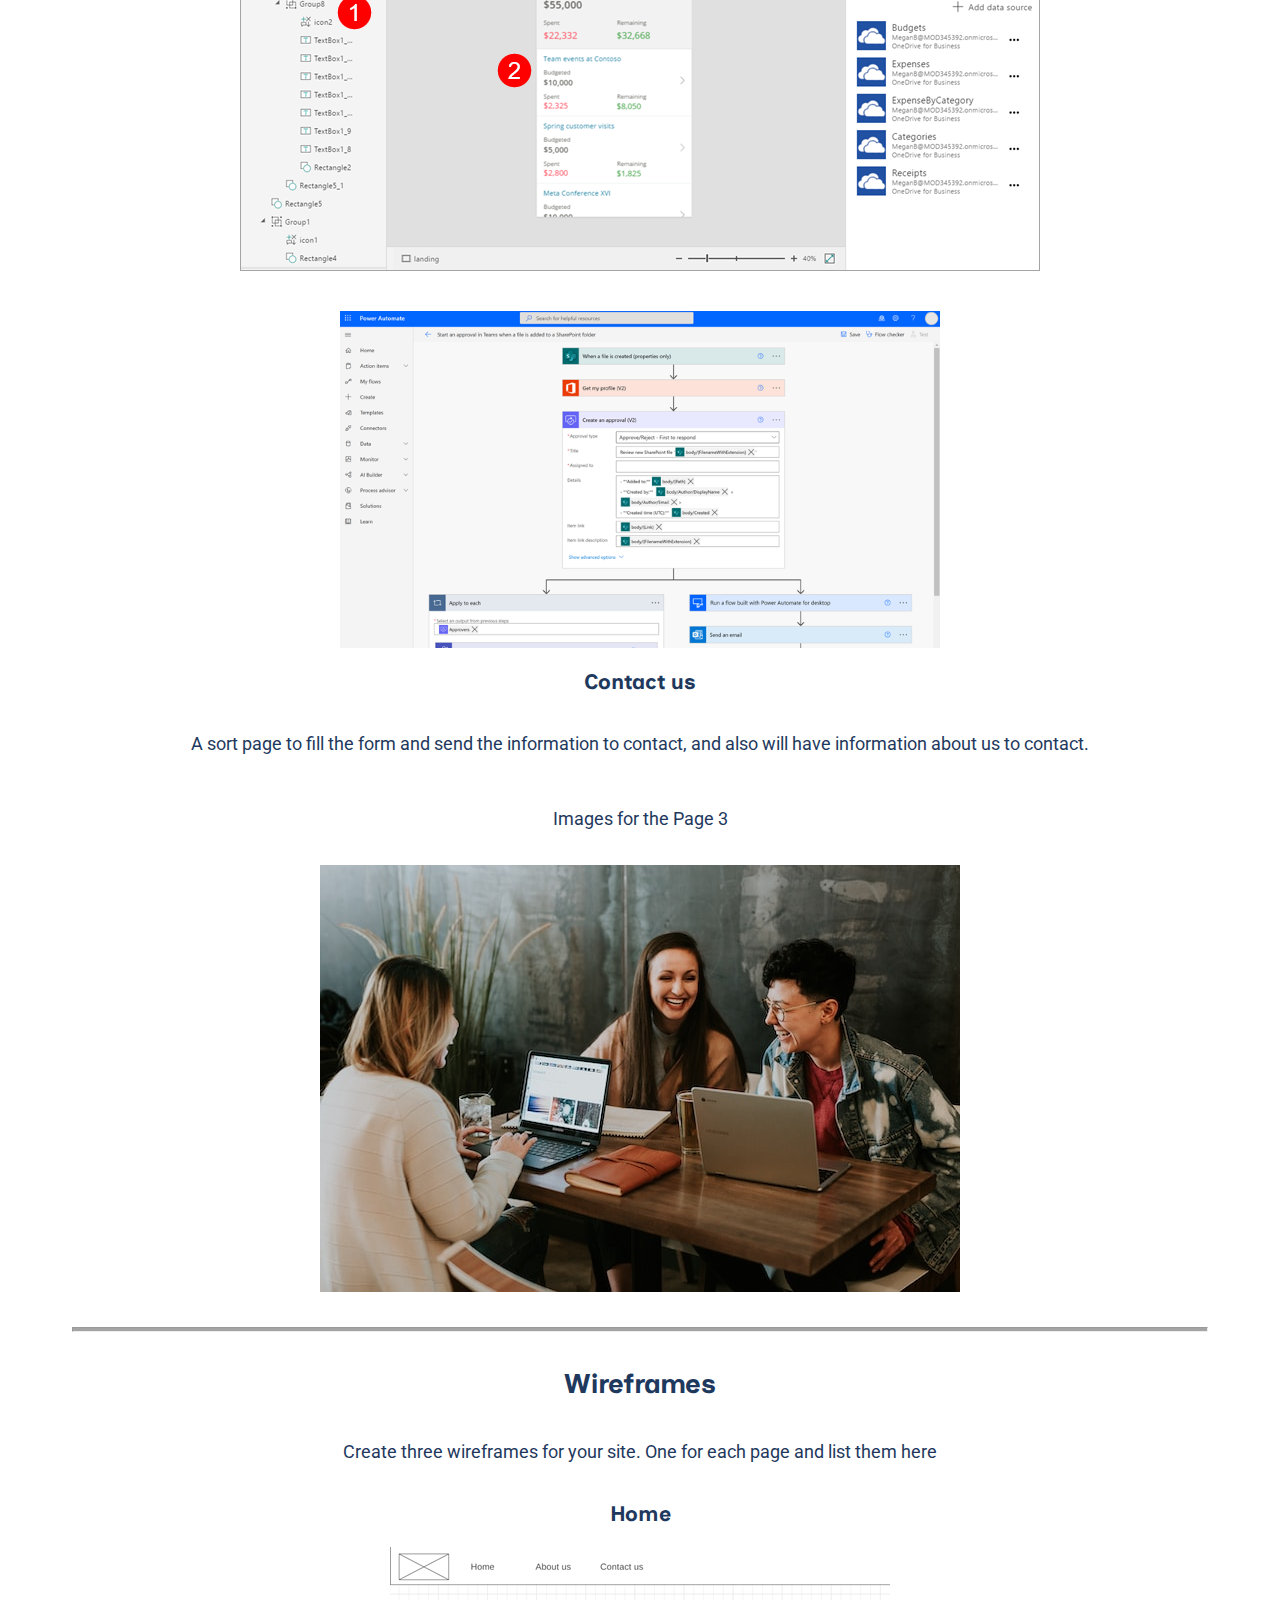
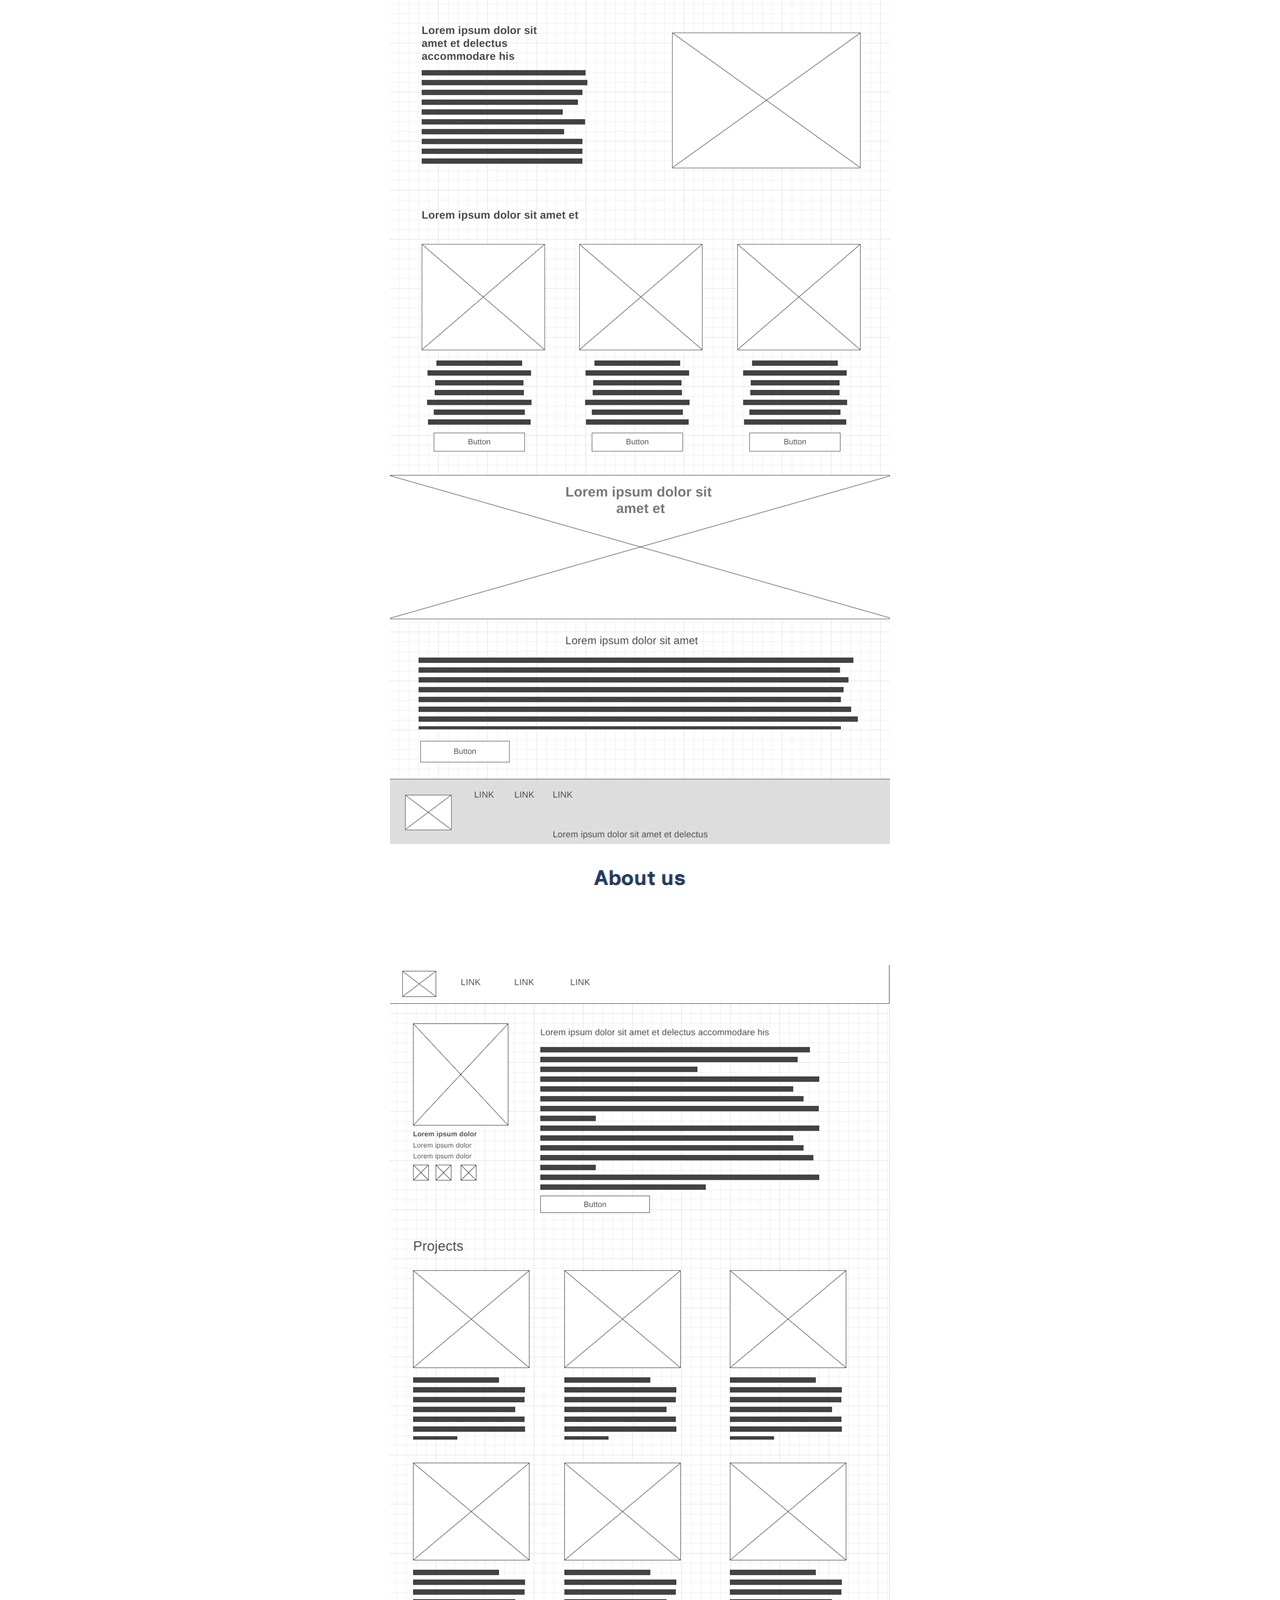
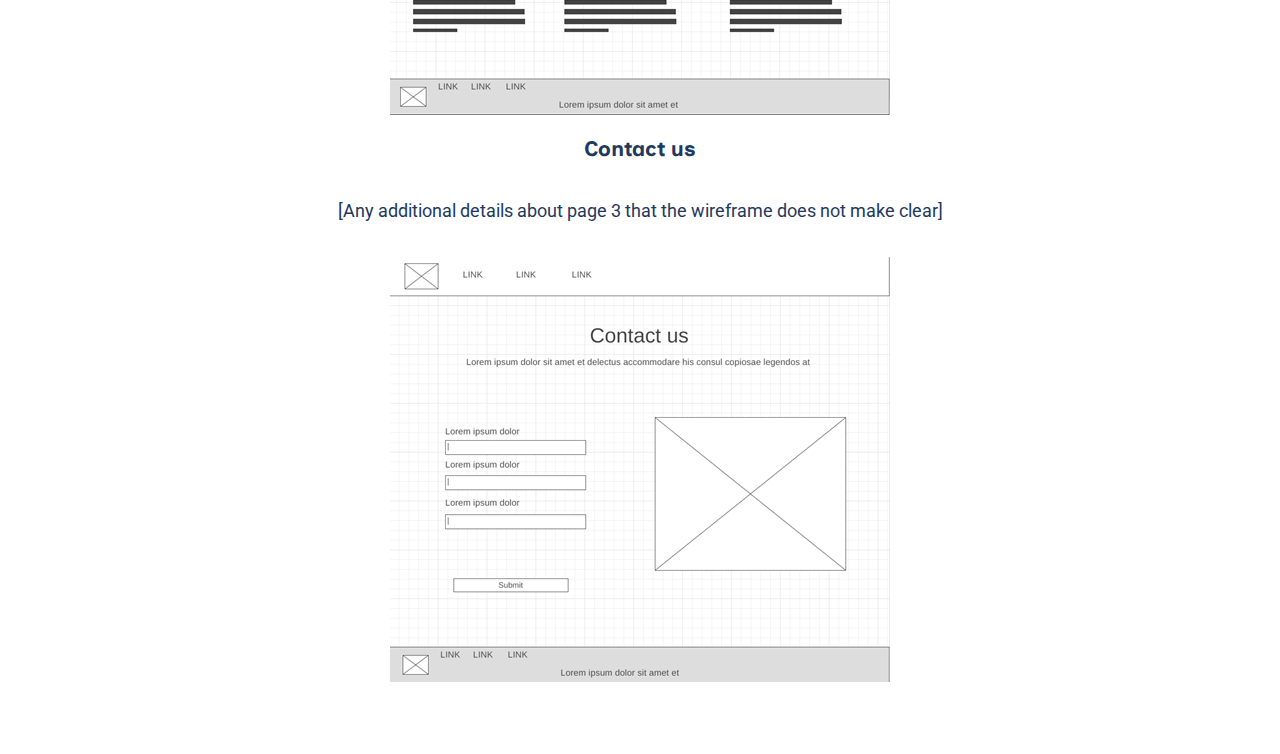
<file: lowcodecourse/site-plan.html>
<!DOCTYPE html>
<html lang="en-us">

<head>
  <meta charset="utf-8">
  <title>Site Plan</title>
  <link type="text/css" rel="stylesheet" href="styles/site-plan.css">
</head>

<body>
  <header>
    <h1>Low Code Site Plan</h1>
    <h2>Anderson Ramos</h2>
    <h2>WDD 130-8</h2>
    <!-- In the header above, add the name or your site, your name and class number. For example if you are in section 3 you would put WDD 130.03 -->
  </header>
  <main>

    <!-- ------------------------Steps 2-3------------------------------ -->
    <hr>
    <h2>Overview</h2>
    <h3>Purpose</h3>
    <p>My website will be to improve my business service and for find new clients, to sell my services and course.</p>
    <!-- change this -->

    <h3>Audience</h3>
    <p>Peoples and companies that wanting to learn about Power Apps and Low Code</p> <!-- change this -->

    <hr>
    <h2>Branding</h2>
    <h3>Website Logo</h3>
    <!-- Replace this with some sort of logo for your site.  A logo can be as simple as the name of your site in a nice font :) -->
    <img src="images/logo.png" alt="Logo image">
    <hr>
    <h2>
      Style Guide
    </h2>

    <!-- ------------------------Steps 4-8------------------------------ -->

    <h3>
      Color Palette
    </h3>
    <!--  The colors you choose for a website are one of the most important decisions you will make. Follow the instructions on the activity in iLearn then return and replace the color codes below with the hex color codes (the 6 digit numbers that show at the bottom of each color) for the colors you have chosen below.  You should have at least 2 colors but do not have to fill in all 4 if you do not need them.  -->

    <!-- Copy and paste the URL to your finished palette below Make sure to paste it into both spots -->
    Palette URL: <a href="https://coolors.co/1e395d-545454-a4a4a4-ffffff-000000"
      target="_blank">https://coolors.co/1e395d-545454-a4a4a4-ffffff-000000</a>


    <table class="colors">
      <tr>
        <th>Primary</th>
        <th>Secondary</th>
        <th>Accent 1</th>
        <th>Accent 2</th>
      </tr>
      <!-- Replace the numbers in the boxes below with your hex color codes. Then switch to the site-plan.css file and change your colors there as well. -->
      <tr>
        <td class="primary">[#1e395d]</td>
        <td class="secondary">[#545454]</td>
        <td class="accent1">[#a4a4a4]</td>
        <td class="accent2">[#ffffff]</td>
      </tr>
    </table>

    <!-- ------------------------Step 9------------------------------ -->

    <h3>
      Typography
    </h3>
    <!-- Choose a font for your paragraphs (body copy) and headlines. What font(s) have you chosen? Why did you choose what you did?  Make sure to review the list of web safe fonts at W3Schools.org as a starting point.  Think also about which of your colors above you might use for background and font colors. -->

    <h4>
      Heading Font: 'Inclusive Sans' <!-- change this -->
    </h4>
    <h4>
      Paragraph Font: 'Roboto', 'Nunito' <!-- change this -->
    </h4>
    <h3>
      Normal paragraph example
    </h3>
    <p>
      Lorem ipsum dolor sit amet, consectetur adipiscing elit, sed do eiusmod tempor incididunt ut labore et dolore
      magna aliqua. Ut enim ad minim veniam, quis nostrud exercitation ullamco laboris nisi ut aliquip ex ea commodo
      consequat. Duis aute irure dolor in reprehenderit in voluptate velit esse cillum dolore eu fugiat nulla pariatur.
      Excepteur sint occaecat cupidatat non proident, sunt in culpa qui officia deserunt mollit anim id est laborum.
    </p>
    <h3>
      Colored paragraph example
    </h3>
    <p class="colored">
      Lorem ipsum dolor sit amet, consectetur adipiscing elit, sed do eiusmod tempor incididunt ut labore et dolore
      magna aliqua. Ut enim ad minim veniam, quis nostrud exercitation ullamco laboris nisi ut aliquip ex ea commodo
      consequat.
    </p>

    <!-- ------------------------Step 10------------------------------ -->

    <h3>
      Navigation
    </h3>
    <!-- Think about how you want your navigation bar to look. In the site-plan.css file change the colors to your colors to get the look you desire. -->
    <nav>
      <a href="#">Home</a>
      <a href="#aboutus">About us</a>
      <a href="#contactus">Contact us</a>
    </nav>
    <hr>
    <h2>
      Site Map
    </h2>
    <div class="sitemap">
      <div class="sm-home">
        Home
      </div>
      <div class="sm-page2">
        About us <!-- change this -->
      </div>
      <div class="sm-page3">
        Contact us <!-- change this -->
      </div>

      <div class="top">
        &nbsp;
      </div>
      <div class="left">
        &nbsp;
      </div>
      <div class="right">
        &nbsp;
      </div>

    </div>

    <!-- --------Content Section -------------- -->
    <hr>
    <h2>
      Content
    </h2>
    <h3>Home page</h3>
    <p>
      The major ideal to my website is promote my services as a low code developer, what is low code development and how
      could it be implement in you company and in our clients.
      So, I’ll writing some paragraph about ‘what is low code’ and ‘what are the benefit’ with some imagens, also I will
      be writing about a specific platform and writing about each product and tools that could be it build.
    </p>
    <p>
      Will have some imagen about each tool and options to build and apply the automations with low code, when the
      buttons will be clicked, the user will be redirect to contract page, for to fill the fields with owner information
      to contact, each button in this second session will have the same action.
      In the third session, will have just one background image, there will have a graphic image about all power
      platform products and a litter text, in this text will have a strong phrase to read.
    </p>
    <p>
      In the last one will have one title and one text talk about the low code benefit and how the visitor can user it.
      And a litter about my experience and information about my oldest client and services.
      I want create a page about us, when I will talk more about my experience with some projects and how the power
      platform helps me to got delivered all project in a short time and with excellence.

    </p>
    <p>
      What is need to user low code in my projects?<br />
      Low code is the new bet of Microsoft and others big companies, is 80% percent faster than others projects and the
      understanding about the project is easily to understand and to building. Is easier to learn and build new
      solutions, because have a pattern to follow and is friendly to understand.
      Have a lot connection allow to you integrate with various data sources and databases, APIs and external services
      and all with the enough security enabled by Microsoft and Azure AD.
      You will get build faster automation without need have a big knowledge about the connector integration, with some
      click.
      The tests is already integrated and auto, doesn’t need big knowledge to see the logs and errors, and is so
      friendly to see all.
    </p>
    <img src="images/Microsoft-power-platform-overview.png" alt="image for homepage">
    <img src="images/krakenimages-376KN_ISplE-unsplash.jpg" class="img-homepage" alt="image for homepage">

    </ul>
    <h3 id="aboutus">About us</h3>
    <p>
      In About us, will to have information about me, who I’m and my experiences, my profiles link and a sort text about
      me and how I start.
      Also, will have information about my experiences working with Low code, automation and building solution for
      companies and clients. I ‘ll add some project image and talk about each project.

    </p>
    <p>Images for the Page 2</p>
    <img src="images/04-00-00-powerapps-studio.png" alt="image for page">
    <img src="images/Power_Automate_Screenshot_New.png" class="img-homepage" alt="image for page">

    </ul>
    <h3 id="contactus">Contact us</h3>
    <p>
      A sort page to fill the form and send the information to contact, and also will have information about us to contact.
    </p>
    <p>Images for the Page 3</p>
    <img src="images/brooke-cagle-g1Kr4Ozfoac-unsplash.jpg" alt="image for page3">

    </ul>
    <hr>
    <h2>
      Wireframes
    </h2>
    <p>
      Create three wireframes for your site. One for each page and list them here</p>

    <h3>Home</h3>

    <img src="images/Home Wireflame.png" alt="home page wireframe">

    <h3>About us</h3>
    <p>
    </p>
    <img src="images/wireframe page 2.png" alt="page 2 wireframe">

    <h3>Contact us</h3>
    <p>
      [Any additional details about page 3 that the wireframe does not make clear]
    </p>
    <img src="images/wireframe 3.png" alt="page 3 wireframe">
  </main>
</body>

</html>
</file>
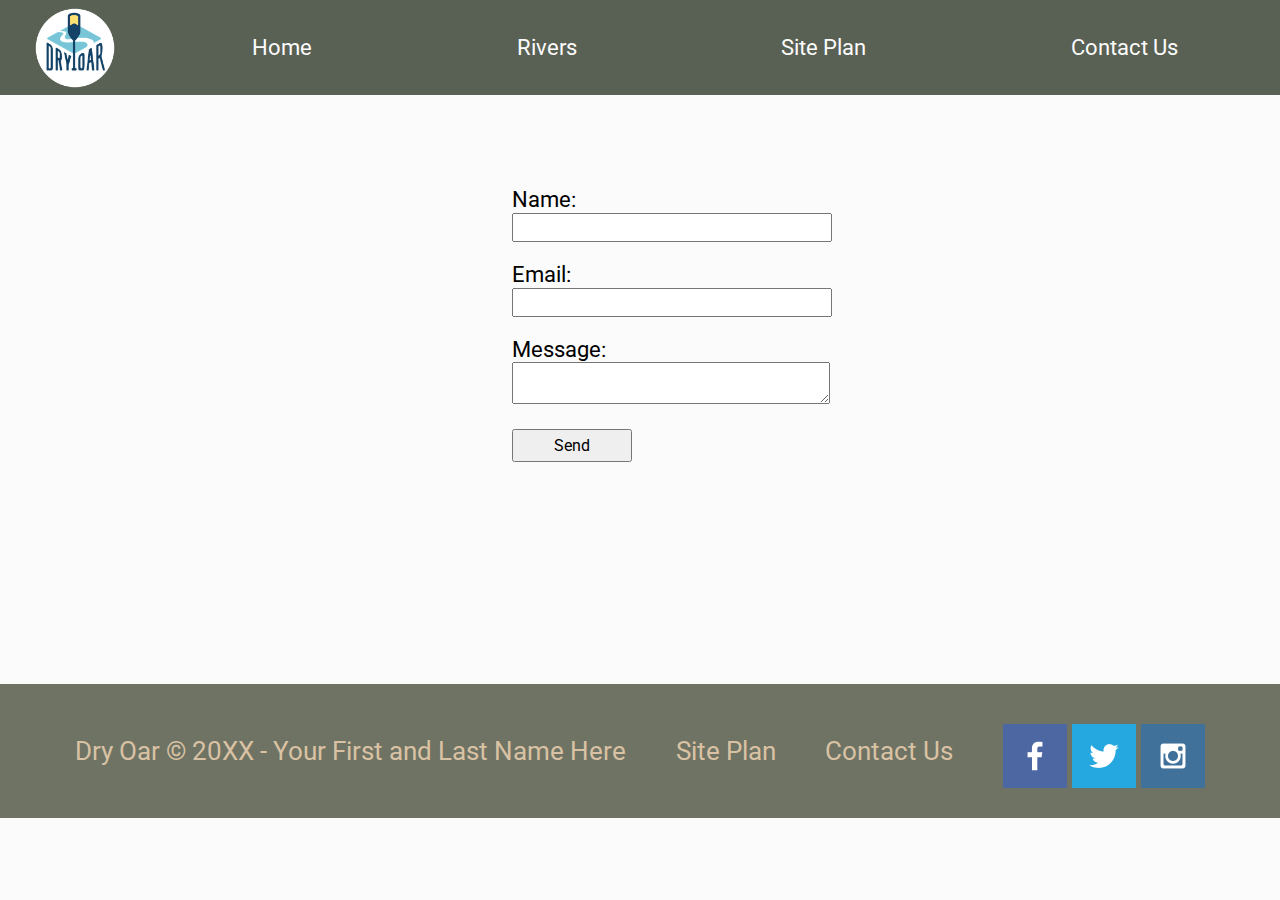
<file: wwr/contactus.html>
<!DOCTYPE html>
<html lang="en">
<head>
    <meta charset="UTF-8">
    <meta name="viewport" content="width=device-width, initial-scale=1.0">
    <title>Document</title>
    <link rel="stylesheet" href="styles/style.css">
    <link rel="stylesheet" href="styles/contactus.css">
    <style>
    </style>
</head>
<body>
    <div id="content">
        <header>
            <a id="logo_link" href="index.html">
                <img class="logo" src="images/logo.png" alt="Dry Oar Logo">
            </a>
            <nav>
                <a href="index.html" target="_blank">Home</a>
                <a href="rivers.html">Rivers</a>
                <a href="site-plan-rafting.html" target="_blank">Site Plan</a>
                <a href="contactus.html" target="_blank">Contact Us</a>
            </nav>
        </header>
        <main>
            <div id="feedback"></div>
            <form action="/my-handling-form-page" method="post">
                <ul>
                  <li>
                    <label for="name">Name:</label>
                    <input type="text" id="name" name="user_name" />
                  </li>
                  <li>
                    <label for="mail">Email:</label>
                    <input type="email" id="mail" name="user_email" />
                  </li>
                  <li>
                    <label for="msg">Message:</label>
                    <textarea id="msg" name="user_message"></textarea>
                  </li>
                  <li>
                    <button type="submit">Send</button>
                  </li>
                </ul>
              </form>
        </main>
        <footer>
            <p>Dry Oar &copy; 20XX - Your First and Last Name Here</p>
            <p><a href="site-plan-rafting.html">Site Plan</a></p>
            <p><a href="contactus.html">Contact Us</a></p>
            <div class="social">
                <a href="https://facebook.com">
                    <img src="images/facebook.png" alt="fb icon">
                </a>
                <a href="https://twitter.com">
                    <img src="images/twitter.png" alt="twitter icon">
                </a>
                <a href="https://instagram.com">
                    <img src="images/instagram.png" alt="instagram icon">
                </a>
            </div>
        </footer>
    </div>
    <script>
        // get the feedback div element so we can do something with it.
        const feedbackElement = document.getElementById('feedback');
        // get the form so we can read what was entered in it.
        const formElement = document.forms[0];
        // add a 'listener' to wait for a submission of our form. When that happens run the code below.
        formElement.addEventListener('submit', function(e) {
            // stop the form from doing the default action.
            e.preventDefault();
            // set the contents of our feedback element to a message letting the user know the form was submitted successfully. Notice that we pull the name that was entered in the form to personalize the message!
            feedbackElement.innerHTML = 'Hello '+ formElement.user_name.value +'! Thank you for your message. We will get back with you as soon as possible!';
            // make the feedback element visible.
            feedbackElement.style.display = "block";
            // add a class to move everything down so our message doesn't cover it.
            document.body.classList.toggle('moveDown');
        });
    </script>
</body>
</html>
</file>
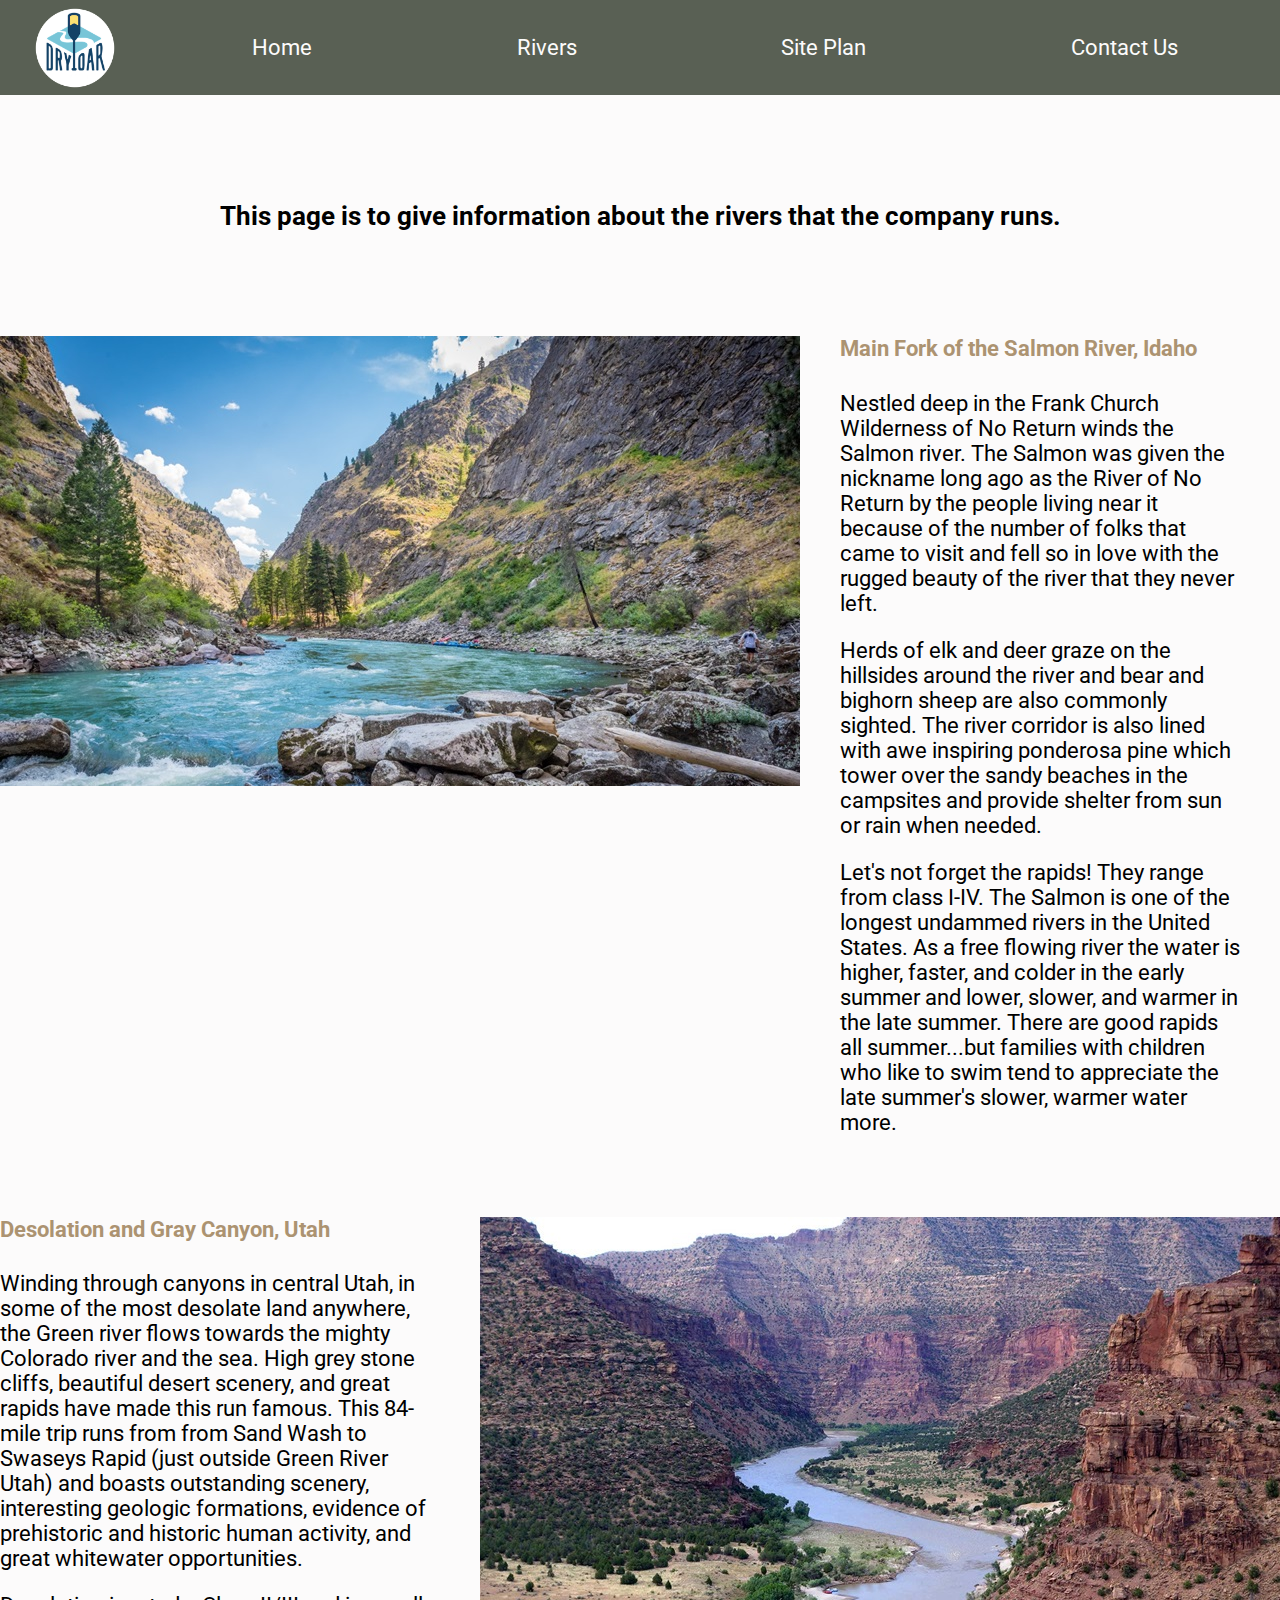
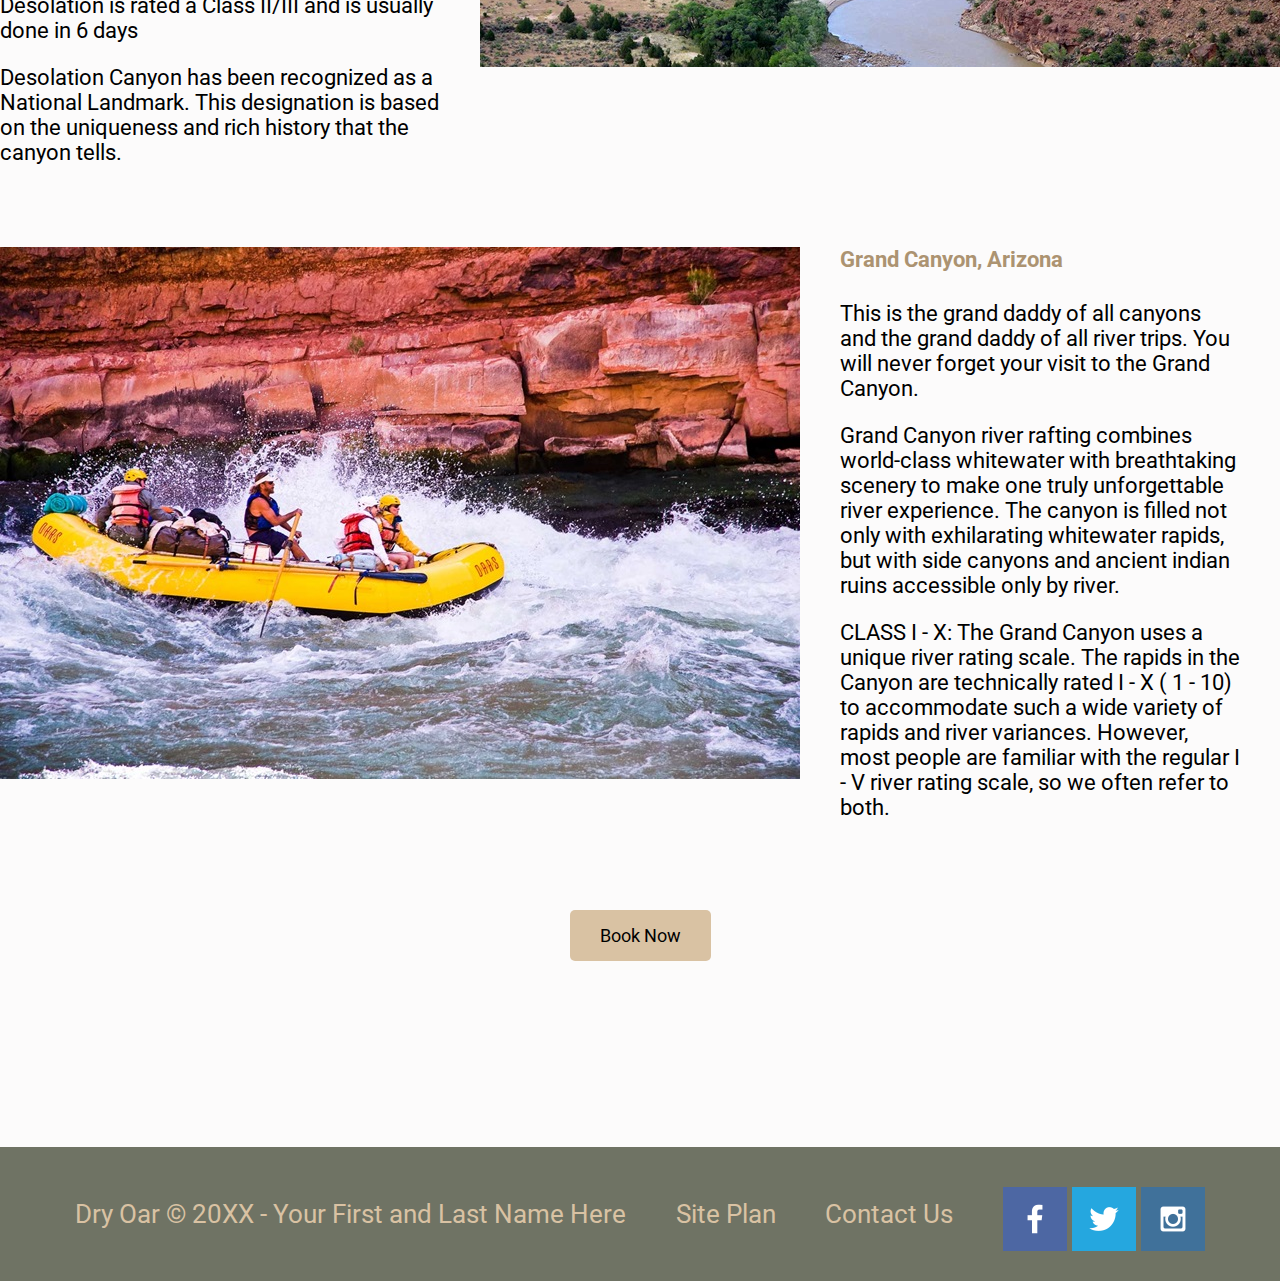
<file: wwr/rivers.html>
<!DOCTYPE html>
<html lang="en">
<head>
    <meta charset="UTF-8">
    <meta name="viewport" content="width=device-width, initial-scale=1.0">
    <title>Rivers</title>
    <link rel="stylesheet" href="styles/style.css">
    <link rel="stylesheet" href="styles/rivers.css">
</head>
<body>
    <div id="content">
        <header>
            <a id="logo_link" href="index.html">
                <img class="logo" src="images/logo.png" alt="Dry Oar Logo">
            </a>
            <nav>
                <a href="index.html" target="_blank">Home</a>
                <a href="rivers.html">Rivers</a>
                <a href="site-plan-rafting.html" target="_blank">Site Plan</a>
                <a href="contactus.html" target="_blank">Contact Us</a>
            </nav>
        </header>
        <main>
            <section id="title">
                <h3>This page is to give information about the rivers that the company runs.</h3>
            </section>
            <section id="main-content">
                <div class="river">
                    <div class="river-image">
                        <img src="images/salmon river.jpg" alt="">
                    </div>
                    <div class="river-content">
                        <h4>Main Fork of the Salmon River, Idaho</h4>
                        <p>
                            Nestled deep in the Frank Church Wilderness of No Return winds the Salmon river. The Salmon was given the nickname long ago as the River of No Return by the people living near it because of the number of folks that came to visit and fell so in love with the rugged beauty of the river that they never left.
                        </p>
                        <p>
                            Herds of elk and deer graze on the hillsides around the river and bear and bighorn sheep are also commonly sighted. The river corridor is also lined with awe inspiring ponderosa pine which tower over the sandy beaches in the campsites and provide shelter from sun or rain when needed.
                        </p>
                        <p>
                            Let's not forget the rapids! They range from class I-IV. The Salmon is one of the longest undammed rivers in the United States. As a free flowing river the water is higher, faster, and colder in the early summer and lower, slower, and warmer in the late summer. There are good rapids all summer...but families with children who like to swim tend to appreciate the late summer's slower, warmer water more.
                        </p>
                    </div>
                </div>
                <div class="river-inverse">
                    <div class="river-image">
                        <img src="images/Desolation.jpg" alt="">
                    </div>
                    <div class="river-content">
                        <h4>Desolation and Gray Canyon, Utah</h4>
                        <p>
                            Winding through canyons in central Utah, in some of the most desolate land anywhere, the Green river flows towards the mighty Colorado river and the sea. High grey stone cliffs, beautiful desert scenery, and great rapids have made this run famous. This 84-mile trip runs from from Sand Wash to Swaseys Rapid (just outside Green River Utah) and boasts outstanding scenery, interesting geologic formations, evidence of prehistoric and historic human activity, and great whitewater opportunities.
                        </p>
                        <p>
                            Desolation is rated a Class II/III and is usually done in 6 days
                        </p>
                        <p>
                            Desolation Canyon has been recognized as a National Landmark.  This designation is based on the uniqueness and rich history that the canyon tells.
                        </p>
                    </div>
                </div>
                <div class="river">
                    <div class="river-image">
                        <img src="images/gc-raft-lees-diamond-003.jpg" alt="">
                    </div>
                    <div class="river-content">
                        <h4>Grand Canyon, Arizona</h4>
                        <p>
                            This is the grand daddy of all canyons and the grand daddy of all river trips. You will never forget your visit to the Grand Canyon.
                        </p>
                        <p>
                            Grand Canyon river rafting combines world-class whitewater with breathtaking scenery to make one truly unforgettable river experience. The canyon is filled not only with exhilarating whitewater rapids, but with side canyons and ancient indian ruins accessible only by river.
                        </p>
                        <p>
                            CLASS I - X: The Grand Canyon uses a unique river rating scale. The rapids in the Canyon are technically rated I - X ( 1 - 10) to accommodate such a wide variety of rapids and river variances. However, most people are familiar with the regular I - V river rating scale, so we often refer to both.
                        </p>
                    </div>
                </div>
            </section>
            <section id="btn-rivers">
                <div class="button-box">
                    <a class="book" href="contactus.html">Book Now</a>
                </div>
            </section>
        </main>
        <footer>
            <p>Dry Oar &copy; 20XX - Your First and Last Name Here</p>
            <p><a href="site-plan-rafting.html">Site Plan</a></p>
            <p><a href="contactus.html">Contact Us</a></p>
            <div class="social">
                <a href="https://facebook.com">
                    <img src="images/facebook.png" alt="fb icon">
                </a>
                <a href="https://twitter.com">
                    <img src="images/twitter.png" alt="twitter icon">
                </a>
                <a href="https://instagram.com">
                    <img src="images/instagram.png" alt="instagram icon">
                </a>
            </div>
        </footer>
    </div>
</body>
</html>
</file>
<file: Challenge/styles/style.css>
@import url('https://fonts.googleapis.com/css2?family=Inclusive+Sans:ital@0;1&family=Roboto:wght@300&display=swap');

* {
    font-family: 'Inclusive Sans', sans-serif;
    font-family: 'Roboto', sans-serif;
}

body {
    width: 60%;
    margin: 0 auto;
    background-color: palevioletred;
    text-align: center;
}

header {
    text-align: center;
    color: #fff;
    margin-bottom: 80px;
}

header h5 {
    margin-bottom: 20px;
}

header h1{
    margin-bottom: 80px;
}

main img {
    width: 300px;
}

main ol {
    width: 400px;
    margin: 0 auto;
    padding-bottom: 40px;
}

main h2 {
    padding-top: 40px;
    font-size: 36px;
    width: 400px;
    margin: 0 auto;
    color: #fff;
}

main p {
    font-weight: 600;
}

main ol li {
    font-weight: 700;
}
</file>
<file: lowcodecourse/styles/index.css>
/* if you are using any Google fonts change the font names below to your fonts. 
Any spaces in your font name should be replaced with a +. 
Fonts are separated by a | */
@import url('https://fonts.googleapis.com/css2?family=Inclusive+Sans:ital@0;1&family=Nunito:wght@200&family=Roboto:wght@300&display=swap');

:root {
    /* change the values below to your colors from your palette */
    --primary-color: #1E395D;
    --secondary-color: #545454;
    --accent1-color: #A4A4A4;
    --accent2-color: white;

    /* change the values below to your chosen font(s) */
    --heading-font: 'Inclusive Sans';
    --paragraph-font: 'Inclusive Sans', 'Roboto', 'Nunito', Helvetica, sans-serif;

    /* these colors below should be chosen from among your palette colors above */
    --headline-color-on-white: #1E395D;
    /* headlines on a white background */
    --headline-color-on-color: white;
    /* headlines on a colored background */
    --paragraph-color-on-white: #1E395D;
    /* paragraph text on a white background */
    --paragraph-color-on-color: white;
    /* paragraph text on a colored background */
    --paragraph-background-color: #1E395D;
    --nav-link-color: #1E395D;
    --nav-background-color: #dcdcdc;
    --nav-hover-link-color: white;
    --nav-hover-background-color: #1E395D;
}

* {
    font-family: var(--paragraph-font);
}

p{
    font-size: 18px;
}
h1, h2, h3, h4 {
    color: var(--paragraph-background-color);
}
h1.title {
    font-size: 2.4em;
}
.btn-primary
{
    width: 230px;
    height: 40px;
    padding: 8px 20px;
    border-radius: 4px;
    color: var(--nav-hover-link-color);
    background: var(--headline-color-on-white);
    border: none;
    cursor: pointer;
    display: grid;
    align-items: center;
    text-decoration: none;
    justify-items: center;
}
.btn-primary:hover
{
    background-color: var(--nav-background-color);
    color: var(--headline-color-on-white);
    transition: .3s;
}

body {
    margin: 0;
}

header {
    background-color: var(--nav-background-color);
    margin-bottom: 70px;
}

header .content, footer .content {
    height: 120px;
    display: flex;
    width: 95%;
    margin: 0 auto;
    justify-content: flex-start;
    align-items: center;
}

header img {
    height: 80px;
}

header nav,
header nav ul {
    display: flex;
    align-items: center;
}

header nav ul {
    list-style-type: none;
}

header nav ul li {
    text-decoration: none;
    margin-right: 60px;
}
header nav ul li a{
    text-decoration: none;
}

#content
{
    min-height: 80vh;
    width: 80%;
    margin: 0 auto;
}

/* Main */
#content #major{
    display: grid;
    grid-template-columns: 1fr 1fr;
    grid-template-rows: 1fr;

    margin-bottom: 100px;
}
#major h1 {
    font-size: 2.4em;
}

#major .content{
    max-width: 600px;
    padding-right: 60px;
}
#major .content-image img{
    width: 100%;
    box-shadow: 9px 2px 20px 0px rgba(0,0,0, 0.2)
}

/* information */


#information {
    display: grid;
    grid-template-columns: 1fr 1fr 1fr;
    margin-top: 40px;
    margin-bottom: 80px;
}

#information #image-1 {
    background-size: cover;
    background-image: url('../images/brooke-cagle-g1Kr4Ozfoac-unsplash.jpg');
    background-position-y: 30%;
}
#information #image-2 {
    background-size: cover;
    background-image: url('../images/aBLcRE3g.jpg');
}

#information #image-3 {
    background-size: cover;
    background-position-y: 84%;
    background-image: url('../images/homeimage.jpg');
}

#information article:nth-child(2)
{
    margin: 0 20px;
}
#information article {
    display: grid;
    grid-template-rows: 200px 1fr 40px;
    justify-items: center;
}
#information article p{
    padding: 10px 10px;
}
#information article button{
    padding: 10px 10px;
}
#information figure {
    margin: 0;
} 
#information figure{
    width: 100%;
    height: 200px;
}


/* Slide */

#slide {
    background-image: url('../images/mission.jpg');
    background-size: cover;
    background-position-y: 70%;
    height: 500px;
}
#slide div {
    background: #1e395dbf;
    height: 100%;
    width: 100%;
    margin: 0;
    display: grid;
    grid-template-columns: 1fr;
    justify-items: center;
}
#slide div h1 {
    color: #fff;
    padding: 40px;
    width: 70%;
    font-size: 1.9em;
}
#slide div h1>strong
{
    color: #2ce93f;
}

/* excellence */

#excellence {
    margin: 70px 0px;
}
#excellence h1 {
    width: 55%;
}
#excellence p {
    margin: 20px 0;
}

/* Footer */
footer {
    background-color: var(--nav-background-color);
}

footer img {
    height: 80px;
}
footer .links{
    width: 100%;
}
footer nav,
footer nav ul {
    display: flex;
    align-items: center;
}

footer nav ul {
    list-style-type: none;
}

footer nav ul li {
    text-decoration: none;
    margin-right: 60px;
}
footer nav ul li a{
    text-decoration: none;
}

footer .copy-write {
    text-align: center;
}


/*  Responsive Mobile */
@media all and (max-width: 1028px){
    #content #major {
        display: grid;
        grid-template-columns: 1fr;
        grid-template-rows: 1fr;
        margin-bottom: 100px;
        justify-items: center;
    }
    #major .content {
        max-width: 600px;
        padding-right: 0;
        margin-bottom: 40px;
    }
    #information {
        display: grid;
        grid-template-columns: 1fr 1fr;
        margin-top: 40px;
        margin-bottom: 80px;
    }
    #information article {
        margin-bottom: 40px !important;
    }
}
@media (max-width: 682px){

    #information {
        grid-template-columns: 1fr;
    }
}
@media (max-width: 412px){

    #slide
    {
        height: auto;
    }
    header nav, header nav ul {
        flex-direction: column;
    }
    header .content, footer .content {
        height: auto;
    }
    #information #image-2 {
        background-position-x: center;
    }
    footer nav, footer nav ul {
        display: flex;
        flex-direction: column;
    }
    footer p {
        font-size: 12px;
    }
    #excellence h1 {
        width: 100%;
    }
    .btn-primary {
        width: auto;
        height: auto;
    }
}
</file>
<file: wwr/styles/style.css>
@import url('https://fonts.googleapis.com/css2?family=Inclusive+Sans:ital@0;1&family=Roboto:wght@300&display=swap');

* {
    font-family: 'Inclusive Sans', sans-serif;
    font-family: 'Roboto', sans-serif;
}

body {
    background-color: #fcfbfb;
    font-family: Raleway, Arial, sans-serif;
    font-size: 22px;
    margin: 0;
    padding: 0;
}

h2 {
    margin: 0;
}

body,
header,
nav a:hover,
.book,
.join,
.book:hover,
.join:hover,
.msg,
footer {
    background-color: #fcfbfb;
}

#background {
    background-color: #d9c2a3;
    grid-column: 1/11;
    grid-row: 4/9;
}

header,
footer,
.msg {
    background-color: rgba(20, 30, 13, .7);
    color: #fcfbfb;
}
header {
    display: grid;
    grid-template-columns: 150px auto;
}
.home-grid
{
    display: grid;
    grid-template-columns: repeat(10, 1fr);
}
.home-title {
    font-size: 2em;
    margin-top: 10px;
    color: #d9c2a3;
}
nav {
    display: flex;
    justify-content: space-around;
}

.book a
{

}

.book,
.join {
    font-size: 18px;
    margin-top: 50px;
    border-radius: 5px;
    text-decoration: none;
    text-align: center;
    background-color: #d9c2a3;
    color: #000;

}
.rivers-card, .camping-card, .rapids-card {
    margin: 200px 0;
}
.msg {
    background-color: #6f7364;
    line-height: 1.5em;
}

.msg p {
    font-size: .8em;
    padding-bottom: 15px;
}


nav a,
footer a {
    text-align: center;
    color: #fcfbfb;
    text-decoration: none;
}

nav a:hover {
    background-color: black;
    color: #d9c2a3;
}

#content {
    max-width: 1600px;
    margin: 0 auto;
}

#background {
    height: 725px;
}

.icon {
    width: 80px;
}
footer {
    padding: 25px 50px;
    margin-top: 200px;
    background-color: #6f7364;
    display: flex;
    justify-content: space-around;
    align-items: center;
}
footer .social img {
    padding-top: 15px
}
footer p {
    font-size: 1.2em;
}

footer p a:hover {
    text-decoration: underline;
}

footer,
footer a {
    color: #d9c2a3;
}
#hero {
    display: grid;
    grid-template-columns: 1fr 3fr 1fr;
    margin-top: -100px; 
}

#hero,
.rivers-card,
.camping-card,
.rapids-card,
.msg {
    text-align: center;
}

.rivers-card {
    grid-column: 2/4;
    grid-row: 2/3;
}
.camping-card{
    grid-column: 5/7;
    grid-row: 2/3;
}
.rapids-card{
    grid-column: 8/10;
    grid-row: 2/3;
}

#hero-box {
    grid-column: 1/4;
    grid-row: 1/3;
    z-index: -1;
}
#hero-img
{
    width: 100%;
}
#hero-msg {
    grid-column: 2/3;
    grid-row: 1/2;
    margin-top: 100px;
}
#hero-msg h4 {
    color: white;
}

.join {
    text-decoration: none;
    text-align: center;
    background-color: #d9c2a3;
    color: #000;
}

.mountains {
    text-align: left;
    margin: 1px;
    grid-column: 2/7;
    grid-row: 5/8;
    width: 100%;
    box-shadow: 5px 5px 10px #6f7364;
}
.logo {
    width: 80px;
}

#logo_link {
    padding-top: 5px;
    justify-self: center;
    align-self: center;
    
}

nav a {
    padding: 35px;
}

.book,
.join {
    padding: 15px 30px;
}

.icon {
    padding-top: 10px;
}

.msg {
    background-color: #6f7364;
    padding: 35px;
    grid-column: 6/10;
    grid-row: 6/7;
    box-shadow: 5px 5px 10px #6f7364;
}
.card-img  {
    border: 10px solid #d9c2a3;
    transition: transform .5s;
    box-shadow: 5px 5px 10px #6f7364;
}
.card-img:hover {
    opacity: .6;
    transform: scale(1.1);
}
.card-img, .mountains {
    width: 100%;
}

main section img {
    box-sizing: border-box;
}

@media screen and (max-width: 900px) {
    #hero, .home-grid {
        display: block;
        height: auto;
    }
    nav, footer {
        flex-direction: column;
    }
    nav a {
        display: block;
        padding: 15px;
    }
    #hero {
        margin-top: 0;
    }
    #hero-msg {
        margin-top: 0;
    }
    #hero-msg h4 {
        display: none;
    }
    .home-title {
        font-size: 25px;
        color: #6f7364;
    }
    .rivers-card, .camping-card, .rapids-card { 
        margin: 50px auto;
        width: 60%;
    }
    #background {
        display: none;
    }
    .mountains, .msg {
        width: 80%;
        display: block;
        margin: 0 auto;
    }
    footer {
        margin-top: 25px;
    }
}
</file>
<file: positionstyles.css>
/* CSS - Name: "positionstyles.css" */
/* Activity 1 styles */
.content1 {
  /* This is the parent of the activity 1 boxes. */
  display: grid;
  grid-template-columns: 1fr 1fr;
  justify-items: center;
  gap: 20px;
}
.red1 { 
  width: 100%; 
  height: 100px; 
  background-color: red; 
  grid-column: 1/3;

} 
.green1 {
  width: 100px; 
  height: 100px; 
  background-color: green; 

} 
.yellow1 {
  width: 100px; 
  height: 100px; 
  background-color: gold; 
} 
.blue1 {
  width: 100%; 
  height: 100px; 
  background-color: blue; 
  grid-column: 1/3;
} 
/* Activity 2 styles */ 
.content2 {
  /* This is the parent of the activity 2 boxes. */
  display: grid;
  grid-template-columns: 50px 50px 50px 50px 50px;
}
.red2 {
  width: 100px; 
  height: 100px; 
  background-color: red; 
} 
.green2 { 
  width: 100px; 
  height: 100px; 
  background-color: green; 
  margin-top: 40px;
} 
.yellow2 {
  width: 100px; 
  height: 100px; 
  background-color: gold; 
  margin-top: 80px;
} 
.blue2 {
  width: 100px; 
  height: 100px; 
  background-color: blue; 
  margin-top: 120px;
} 
/* Activity 3 styles */ 
.content3 {
  display: grid;
  grid-template-columns: 1fr 1fr;
  grid-column-gap: 40px;
  /* This is the parent of the activity 3 boxes. */
}
.red3 {
  width: 100%; 
  height: 100px; 
  background-color: red; 
  grid-template-columns: 1/3;
  grid-column-start: 1;
  grid-column-end: 3;
} 
.green3 {
  width: 100%; 
  height: 100px; 
  background-color: green;
  grid-template-columns: 1/2;

} 
.yellow3 {
  width: 100%; ; 
  height: 100px; 
  background-color: gold; 
  grid-template-columns: 1/2;
} 
.blue3 {
  width: 100%;
  height: 100px; 
  background-color: blue; 
  grid-template-columns: 1/3;
  grid-column-start: 1;
  grid-column-end: 3;
} 
/* Activity 4 styles */ 
.content4 {
  display: grid;
  height: 400px;
  grid-template-columns: auto auto  ;
}
.red4 {
  width: 100%; 
  height: 100%; 
  background-color: red; 
  grid-row: 1 / span 3;
} 
.green4 {
  width: 100%; 
  height: 100%; 
  background-color: green; 
} 
.yellow4 {
  width: 100%;  
  height: 100%; 
  background-color: gold; 
} 
.blue4 {
  width: 100%; 
  height: 100%; 
  background-color: blue; 
} 
/* Activity 5 styles */ 
.content5 {
  /* This is the parent of the activity 5 boxes. */
  display: grid;
  grid-template-columns: auto auto;
}
.red5 { 
  width: 100%; 
  height: 100px;
  background-color: red;
  grid-template-columns: 1/3;
  grid-column-start: 1;
  grid-column-end: 3;
} 
.green5 { 
  position: relative;
  width: 100px; 
  height: 100px; 
  background-color: green; 
  float: left;

} 
.yellow5 {
  width: 100%; 
  height: 100%; 
  background-color: gold;  

} 
.blue5 {
  width: 100%; 
  height: 100px;  
  background-color: blue; 
  grid-template-columns: 1/3;
  grid-column-start: 1;
  grid-column-end: 3;
} 
/* Activity 6 styles */ 
.content6 {
  display: grid;
  height: 600px;
  grid-template-columns: 1fr 1fr 1fr 1fr 1fr 1fr;
  /* This is the parent of the activity 6 boxes. */
}
.red6 {
  width: 100%; 
  height: 100%; 
  background-color: red; 
  grid-template-columns: 1/5;
  grid-row: 1 / span 2;
  grid-column-start: 1;
  grid-column-end: 5;
} 
.green6 {
  width: 100%; 
  height: 100%; 
  background-color: green;
  float: left; 
  grid-template-columns: 1/2;
  grid-row-start: 5;
  grid-row-end: 7;
  grid-column-start: 1;
  grid-column-end: 3;
  z-index: 2;
} 
.yellow6 {
  width: 100%; 
  height: 100%; 
  background-color: gold;
  float: right; 
  grid-column-start: 5;
  grid-column-end: 7;
  grid-row-start: 3;
  grid-row-end: 7;
  z-index: 2;
} 
.blue6 {
  width: 100%; 
  height: 100%; 
  background-color: blue; 
  grid-row-start: 2;
  grid-row-end: 6;
  grid-column-start: 2;
  grid-column-end: 6;
} 


/* Do not make any changes below here */
.activity {
  width: 70%; 
  margin: 20px auto; 
  font-family: Arial, sans-serif; 
  border: 1px solid black; 
  padding: 10px; 
  clear:both; 
  overflow: auto;
} 

.hint {
  border: 1px solid grey;
  background: #e0e0e0;
  padding: .5em;
  position: relative;
  margin: 1em 0;
}
.hint h3 {
  margin: 0;
}
.hint:hover {
  background: #d0d0d0;
}
.hint > div {
  display: none;
}

.hint input[type=checkbox] {
  position: absolute;
  width: 100%;
  height: 100%;
  opacity: 0;
  z-index: 1;
  cursor: pointer;
}

.hint input[type=checkbox]:checked ~ div {
  display: block;
}

.hint i {
  position: absolute;
  transform: translate(-6px, 0);
  margin-top: 16px;
  right: 10px;
  top: -3px;
}
.hint i:before, .hint i:after {
  content: "";
  position: absolute;
  background-color: black;
  width: 3px;
  height: 9px;
}
.hint i:before {
  transform: translate(2px, 0) rotate(45deg);
}
.hint i:after {
  transform: translate(-2px, 0) rotate(-45deg);
}

.hint input[type=checkbox]:checked ~ i:before {
  transform: translate(-2px, 0) rotate(45deg);
}
.hint input[type=checkbox]:checked ~ i:after {
  transform: translate(2px, 0) rotate(-45deg);
}
.hint a {
  position: relative;
  z-index: 1;
}
</file>
<file: lowcodecourse/styles/aboutus.css>
#major-about {
    display: grid;
    grid-template-columns: 450px 50px 1fr;
    margin-bottom: 100px;
}
#mojor-about .perfil {
    display: grid;
    grid-template-rows: 1fr 1fr;

}
#major-about .perfil figure {
    margin: 0;
    padding: 0;
}
#major-about .perfil>figure {
    margin-top: 1.3em;
    margin-right: 2em;
}
#major-about .perfil>figure>img{
    width: 100%;
}

#major-about .perfil div {
    display: grid;
    grid-template-columns: 1fr 1fr 1fr;
    padding: 0;
}
#major-about .perfil ul {
    list-style-type: none;
    display: grid;
    grid-column-start: 1;
    grid-template-columns: 1fr 1fr 1fr;
    margin: 0;
    padding: 0;
}
#major-about .perfil ul li img {
    width: 30px;
}
#major-about .content {
    grid-column-start: 3;
}
#major-about .content li:nth-child(2){
    padding: 10px 0;
}
#major-about .content h1 {
    font-size: 2em;
}
#major-about .content h2:nth-child(2n) {
    color: #545454;
    font-family: Roboto;
}
#major-about .content li {
    font-size: 1.2em;
}


/*  Projects */
#projects {
    display: grid;
    grid-template-columns: 1fr 1fr 1fr;
    grid-template-rows: 1fr;
    margin-bottom: 140px;
}
#projects article {
    display: grid;
    grid-template-rows: 250px 30px 1fr;
}

#projects article img {
    width: 100%;
    height: 100%;
}
#projects article h4 {
    padding: 0 38px;
    margin: 0;
}
#projects article p {
    padding: 10px 38px;
}
#projects article a {
    padding: 10px 38px;
}
</file>
<file: lowcodecourse/styles/contactus.css>
#header {
    display: grid;
    align-items: center;
    justify-items: center;
}

#form {
    display: grid;
    grid-template-columns: 1fr 1fr;
}
#form form {
    width: 100%;
    display: grid;
    grid-template-rows: 80px 80px 200px 40px;
    justify-items: center;
}
#form form div {
    width: 100%;
    display: grid;
    grid-template-rows: 20px 40px;
}
#form form div input {
    width: 100%;
}
#form form div:nth-child(3n) {
    display: grid;
    grid-template-rows: 20px 120px;
}

.btn-submit {
    width: 300px;
    text-align: center;
}
</file>
<file: lowcodecourse/styles/site-plan.css>
/* if you are using any Google fonts change the font names below to your fonts. 
Any spaces in your font name should be replaced with a +. 
Fonts are separated by a | */
@import url('https://fonts.googleapis.com/css2?family=Inclusive+Sans:ital@0;1&family=Nunito:wght@200&family=Roboto:wght@300&display=swap');

:root {
  /* change the values below to your colors from your palette */
  --primary-color: #1E395D   ;
  --secondary-color: #545454 ;
  --accent1-color: #A4A4A4;
  --accent2-color: white;

  /* change the values below to your chosen font(s) */
  --heading-font: 'Inclusive Sans';
  --paragraph-font: 'Roboto', 'Nunito', Helvetica, sans-serif;

  /* these colors below should be chosen from among your palette colors above */
  --headline-color-on-white: #1E395D;  /* headlines on a white background */ 
  --headline-color-on-color: white; /* headlines on a colored background */ 
  --paragraph-color-on-white: #1E395D; /* paragraph text on a white background */ 
  --paragraph-color-on-color: white; /* paragraph text on a colored background */ 
  --paragraph-background-color: #1E395D  ;
  --nav-link-color: #1E395D;
  --nav-background-color: #A4A4A4;
  --nav-hover-link-color: white;
  --nav-hover-background-color: #1E395D;
}


/*  Look around below...but DON'T CHANGE ANYTHING! */

body {
  max-width: 1200px;
  margin: 0 auto;
  padding: 4em;
  font-size: 18px;
  text-align: center;
}
img {
  display: block;
  margin: 0 auto;
}
.img-homepage
{
  width: 600px;
  margin-top: 40px;
}
h1, h2, h3, h4, h5, h6 {
  font-family: var(--heading-font);
  color: var(--headline-color-on-white);
}
h2 {
  text-align: center;
}
hr {
  height: 3px;
  margin: 35px 0;
  background: var(--accent1-color);
}
header {
  padding: 1em;
  text-align: center;
  color: var(--headline-color-on-color);
  background-color: var(--paragraph-background-color);
}
header > h1, header > h2 {
  color: var(--headline-color-on-color);
}

p {
  font-family: var(--paragraph-font);
  color: var(--paragraph-color-on-white);
  padding: 1em;
}
.colors {
  width: 100%;
  min-width: 350px;
  margin: 30px auto;
  text-align: center;
}
.colors th {
  background-color: #999;
}
.colors td{
  width: 25%;
  height: 3em;
}

.primary {
  background-color: var(--primary-color);
}
.secondary {
  background-color: var(--secondary-color);
}
.accent1 {
  background-color: var(--accent1-color);
}
.accent2{
  background-color: var(--accent2-color);
}

p.colored {
  background-color: var(--paragraph-background-color);
  color: var(--paragraph-color-on-color);
}

nav {
  background-color: var(--nav-background-color);
  line-height: 3em;
  text-align: center;
  font-size: 1.2em;
}
nav  {
  list-style-type: none;
  display: flex;

}
nav a {
  padding:1em;
  min-width: 120px;
  text-decoration: none;
  padding: 10px;

}
nav a:link, nav a:visited {
  color: var(--nav-link-color);
}
nav a:hover {
  color: var(--nav-hover-link-color);
  background-color: var(--nav-hover-background-color);
}

.sitemap {
  display: grid;
  justify-content: center;

  grid-template-columns: repeat(6, 15%);
  grid-template-rows: 3em 1.5em 1.5em 3em;
  grid-template-areas: ". . home home . ."
    ". . . top . ."
    ". left left right right ."
    "page2 page2 . . page3 page3";
}
.sitemap > div {

  text-align: center;

}
.sm-home {
  grid-area: home;
  background-color: #ccc;
  line-height: 3em;
}
.sm-page2 {
  grid-area: page2;
  background-color: #ccc;
  line-height: 3em;
}
.sm-page3 {
  grid-area: page3;
  background-color: #ccc;
  line-height: 3em;
}

.top {
  grid-area: top;
  border-left: 1px solid;
}

.left {
  grid-area: left;
  border-top: 1px solid;
  border-left: 1px solid;
}

.right {
  grid-area: right;
  border-top: 1px solid;
  border-right: 1px solid;
}
</file>
<file: wwr/styles/contactus.css>
#feedback {
    background-color: antiquewhite;
    position: absolute;
    top: 0;
    left: 0;
    right: 0;
    padding: .5em;
    /* make this element invisible until we are ready for it */
    display: none;      
}
.moveDown {
    margin-top: 3em;
}

form {
    margin-top: 70px;
    display: flex;
    justify-content: center;
}
ul {
    list-style-type: none;
}

form input, textarea {
    width: 100%;
    padding: 5px 10px;
    margin-bottom: 20px;
}
form button {
    padding: 5px 40px;
    font-size: 1rem;
}
</file>
<file: wwr/styles/rivers.css>
main{
    margin: 0 auto;
}
#title{
    text-align: center;
    padding: 80px 0;
    
}
.river{
    display: flex;
    align-items: start;
    justify-content: flex-end;
    margin-bottom: 60px;
}
.river .river-content
{
    padding: 0 40px;
}
.river-inverse
{
    display: flex;
    flex-direction: row-reverse;
    align-items: start;
    margin-bottom: 60px;
}
.river-inverse .river-content{
    margin-right: 40px;
}

.river-content h4{
    margin-top: 0;
    color: #ac9371;
}
#btn-rivers{
    margin: 0 auto;
    text-align: center;
    margin-top: 80px;
}
</file>
